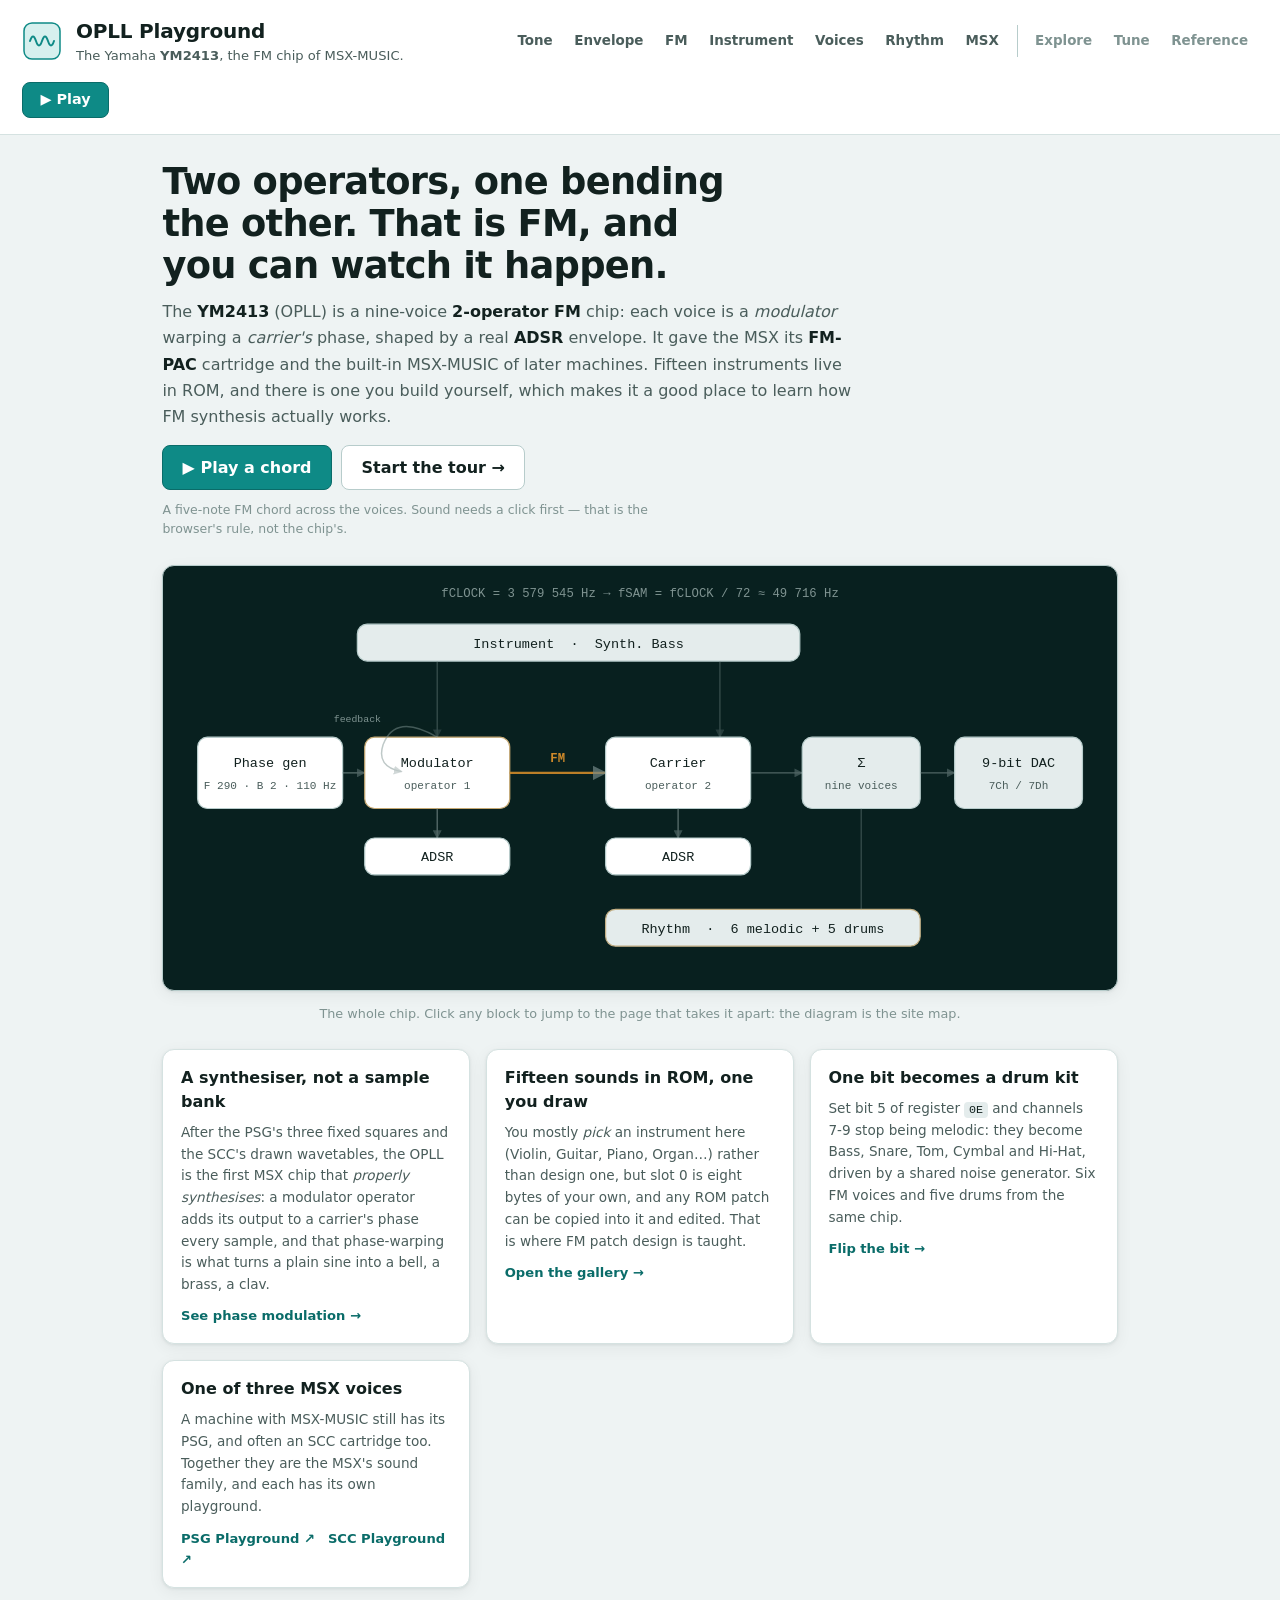
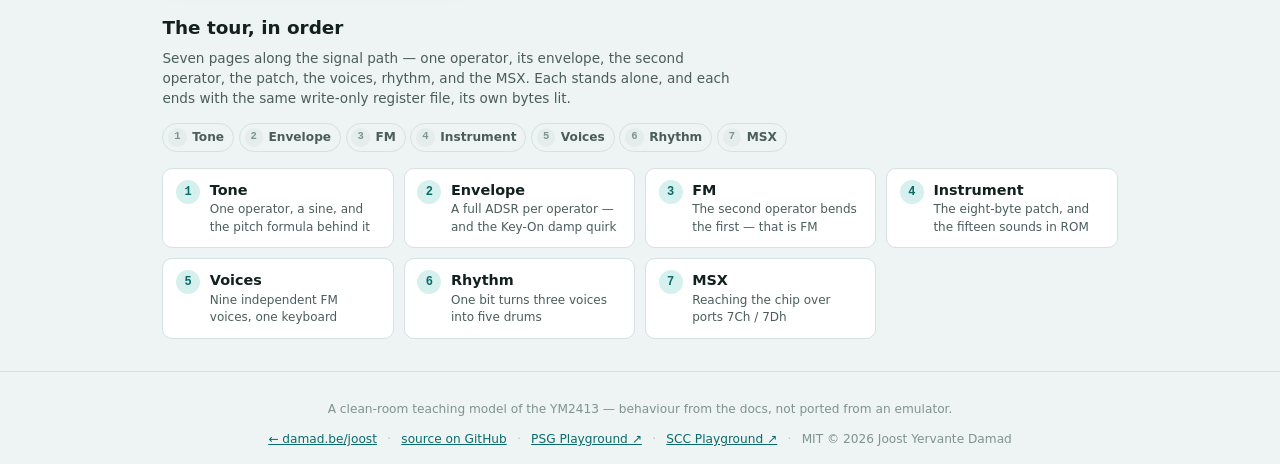
<file: index.html>
<!doctype html>
<html lang="en">
<head>
  <meta charset="utf-8">
  <meta name="viewport" content="width=device-width, initial-scale=1">
  <title>OPLL Playground — the Yamaha YM2413, taken apart</title>
  <meta name="description" content="An interactive tour of the Yamaha YM2413 (OPLL), the 2-operator FM sound chip behind MSX-MUSIC. Watch one operator modulate another, shape an ADSR, pick from 15 ROM instruments or build your own — entirely in your browser.">
  <link rel="icon" href="data:image/svg+xml,%3Csvg xmlns='http://www.w3.org/2000/svg' viewBox='0 0 32 32'%3E%3Crect width='32' height='32' rx='7' fill='%230e8a86'/%3E%3Cpath d='M4 16 q4 -10 8 0 t8 0 t8 0' fill='none' stroke='%23aef2ee' stroke-width='2.4' stroke-linecap='round'/%3E%3C/svg%3E">
  <link rel="stylesheet" href="css/styles.css">
  <script src="js/opll-core.js"></script>
</head>
<body>
  <header data-shell-header></header>

  <main id="main" class="landing">
    <section class="hero">
      <h2 class="hero-hook">Two operators, one bending the other. That is FM, and you can watch it happen.</h2>
      <p class="hero-sub">
        The <b>YM2413</b> (OPLL) is a nine-voice <b>2-operator FM</b> chip: each
        voice is a <em>modulator</em> warping a <em>carrier's</em> phase, shaped by
        a real <b>ADSR</b> envelope. It gave the MSX its <b>FM-PAC</b> cartridge and
        the built-in MSX-MUSIC of later machines. Fifteen instruments live in ROM,
        and there is one you build yourself, which makes it a good place to learn
        how FM synthesis actually works.
      </p>
      <div class="hero-actions">
        <button type="button" class="btn btn-play btn-hero" id="chord">▶ Play a chord</button>
        <a class="btn btn-hero-alt" href="tone.html">Start the tour →</a>
      </div>
      <p class="hero-note" id="chordNote">
        A five-note FM chord across the voices. Sound needs a click first — that is
        the browser's rule, not the chip's.
      </p>
    </section>

    <div id="path"></div>

    <p class="path-caption">
      The whole chip. Click any block to jump to the page that takes it apart: the
      diagram is the site map.
    </p>

    <section class="landing-body">
      <div class="card-grid">
        <article class="card">
          <h3>A synthesiser, not a sample bank</h3>
          <p>
            After the PSG's three fixed squares and the SCC's drawn wavetables,
            the OPLL is the first MSX chip that <em>properly synthesises</em>: a
            modulator operator adds its output to a carrier's phase every sample,
            and that phase-warping is what turns a plain sine into a bell, a
            brass, a clav.
          </p>
          <p><a href="fm.html" class="card-link">See phase modulation →</a></p>
        </article>

        <article class="card">
          <h3>Fifteen sounds in ROM, one you draw</h3>
          <p>
            You mostly <em>pick</em> an instrument here (Violin, Guitar, Piano,
            Organ…) rather than design one, but slot 0 is eight bytes of your own,
            and any ROM patch can be copied into it and edited. That is where FM
            patch design is taught.
          </p>
          <p><a href="instrument.html" class="card-link">Open the gallery →</a></p>
        </article>

        <article class="card">
          <h3>One bit becomes a drum kit</h3>
          <p>
            Set bit 5 of register <code>0E</code> and channels 7-9 stop being
            melodic: they become Bass, Snare, Tom, Cymbal and Hi-Hat, driven by a
            shared noise generator. Six FM voices and five drums from the same
            chip.
          </p>
          <p><a href="rhythm.html" class="card-link">Flip the bit →</a></p>
        </article>

        <article class="card">
          <h3>One of three MSX voices</h3>
          <p>
            A machine with MSX-MUSIC still has its PSG, and often an SCC cartridge
            too. Together they are the MSX's sound family, and each has its own
            playground.
          </p>
          <p><a href="https://damad.be/joost/msx-edu-psg/" class="card-link">PSG Playground ↗</a> &#160;
             <a href="https://damad.be/joost/msx-edu-scc/" class="card-link">SCC Playground ↗</a></p>
        </article>
      </div>
    </section>

    <section class="chain-index">
      <h3>The tour, in order</h3>
      <p class="chain-index-sub">
        Seven pages along the signal path — one operator, its envelope, the second
        operator, the patch, the voices, rhythm, and the MSX. Each stands alone,
        and each ends with the same write-only register file, its own bytes lit.
      </p>
      <div data-chain-dots></div>
      <ol class="chain-cards" id="chainCards"></ol>
    </section>
  </main>

  <footer data-shell-footer></footer>

  <script type="module" src="js/pages/landing.js"></script>
</body>
</html>
</file>
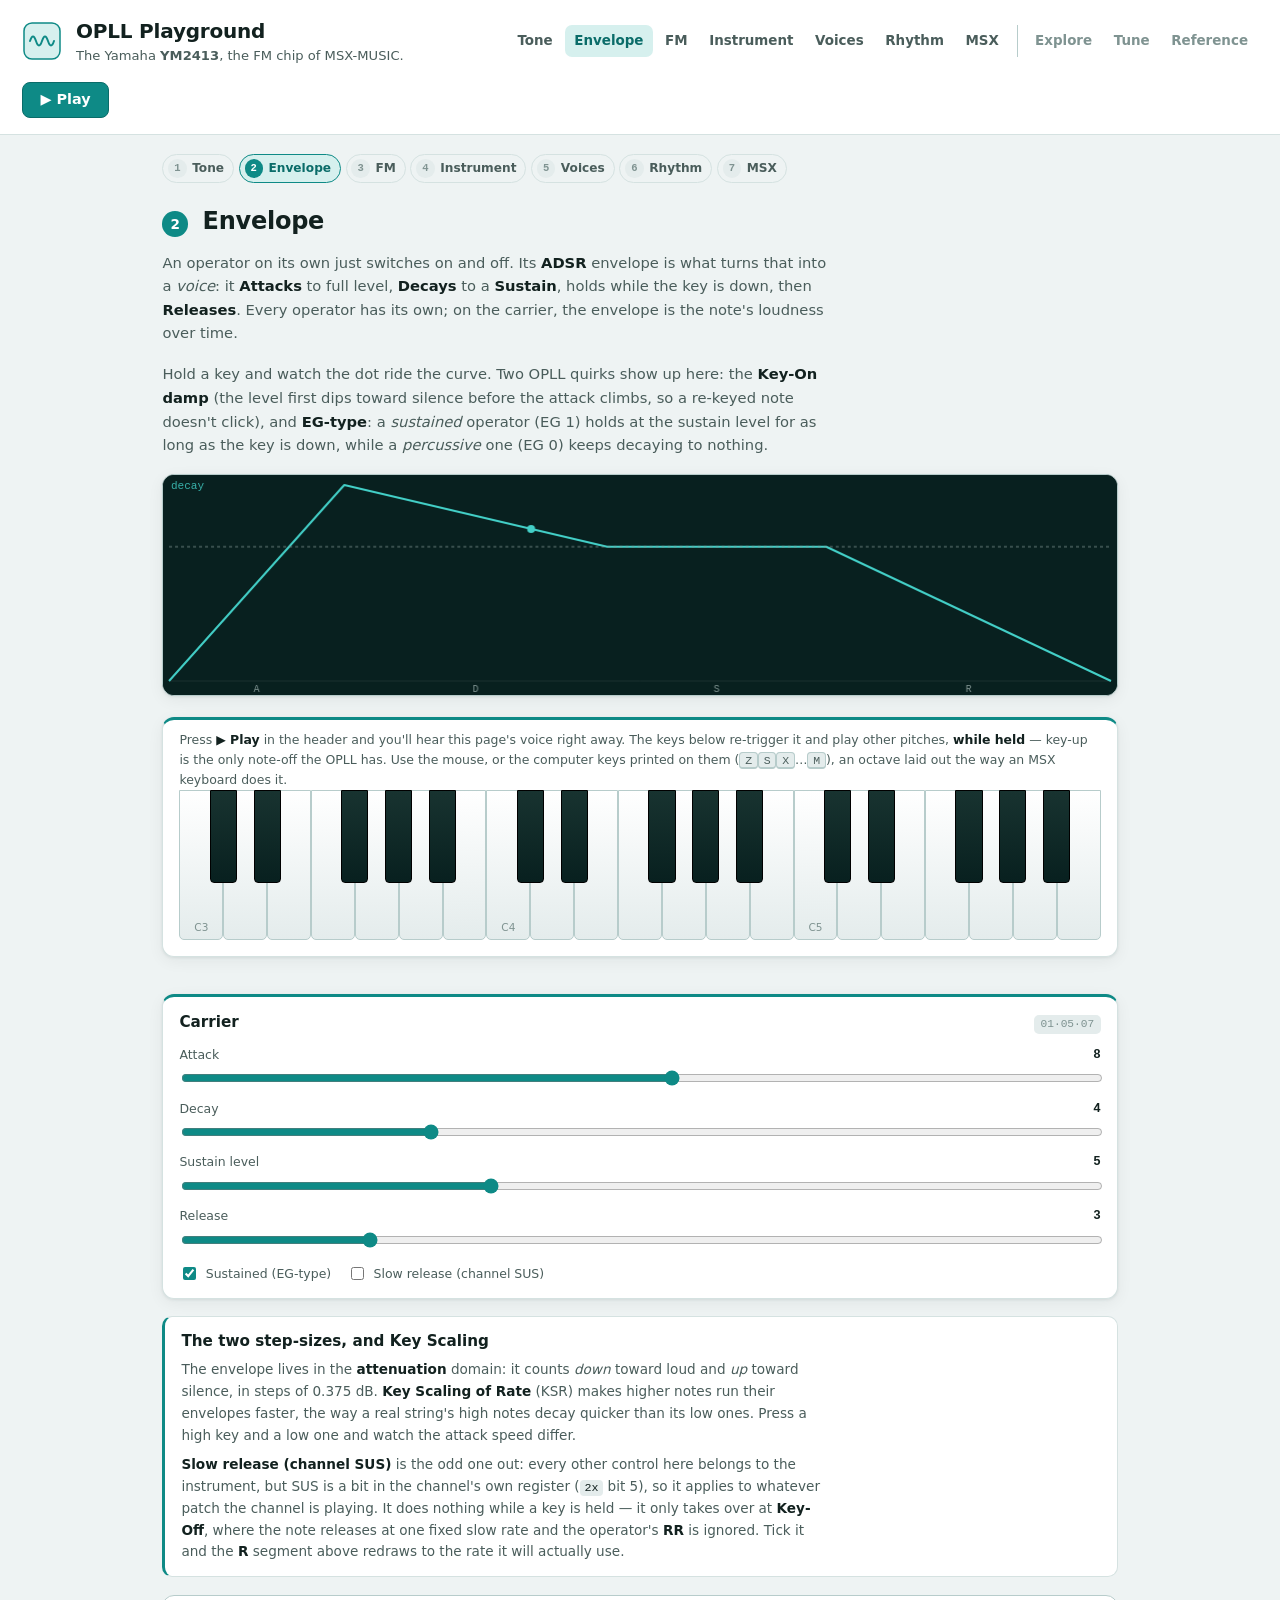
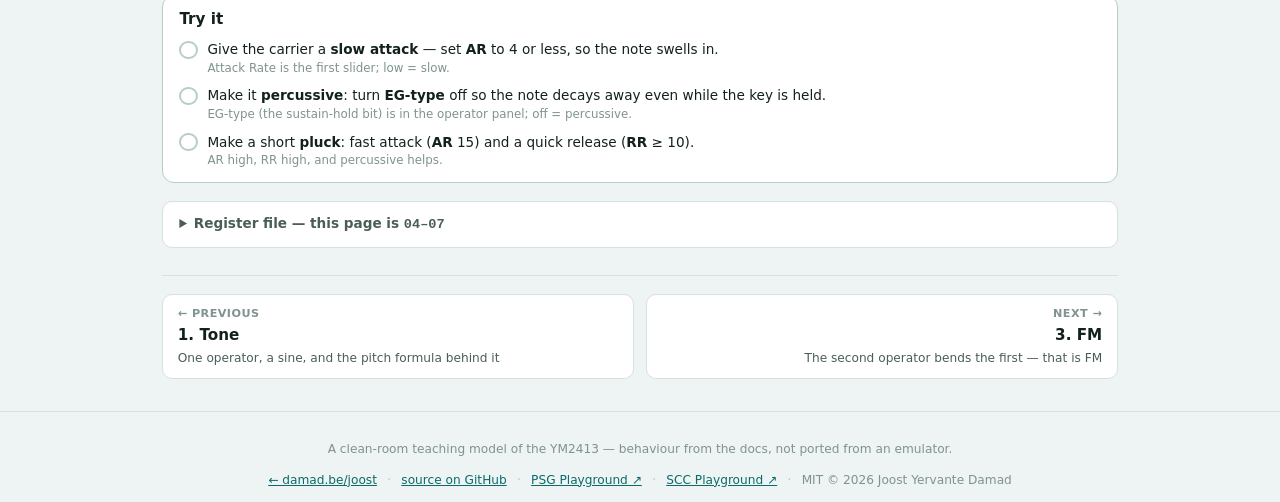
<file: envelope.html>
<!doctype html>
<html lang="en">
<head>
  <meta charset="utf-8">
  <meta name="viewport" content="width=device-width, initial-scale=1">
  <title>Envelope — a full ADSR per operator | OPLL Playground</title>
  <meta name="description" content="Each OPLL operator has its own Attack-Decay-Sustain-Release envelope, plus the Key-On damp quirk and key-scaled rates. Watch it move.">
  <link rel="icon" href="data:image/svg+xml,%3Csvg xmlns='http://www.w3.org/2000/svg' viewBox='0 0 32 32'%3E%3Crect width='32' height='32' rx='7' fill='%230e8a86'/%3E%3Cpath d='M4 16 q4 -10 8 0 t8 0 t8 0' fill='none' stroke='%23aef2ee' stroke-width='2.4' stroke-linecap='round'/%3E%3C/svg%3E">
  <link rel="stylesheet" href="css/styles.css">
  <script src="js/opll-core.js"></script>
</head>
<body>
  <header data-shell-header></header>

  <main id="main" class="focus-page">
    <nav data-chain-dots></nav>

    <h2 class="page-title"><span class="page-n">2</span> Envelope</h2>
    <p class="page-intro">
      An operator on its own just switches on and off. Its <b>ADSR</b> envelope is
      what turns that into a <em>voice</em>: it <b>Attacks</b> to full level,
      <b>Decays</b> to a <b>Sustain</b>, holds while the key is down, then
      <b>Releases</b>. Every operator has its own; on the carrier, the envelope is
      the note's loudness over time.
    </p>
    <p class="page-intro">
      Hold a key and watch the dot ride the curve. Two OPLL quirks show up here:
      the <b>Key-On damp</b> (the level first dips toward silence before the attack
      climbs, so a re-keyed note doesn't click), and <b>EG-type</b>: a
      <em>sustained</em> operator (EG&nbsp;1) holds at the sustain level for as long
      as the key is down, while a <em>percussive</em> one (EG&nbsp;0) keeps
      decaying to nothing.
    </p>

    <div class="scope-wrap viz-adsr"><canvas id="adsr" class="scope adsr-canvas" aria-label="ADSR envelope"></canvas></div>

    <!-- The keyboard drives this page, so it sits under the curve it moves
         rather than at the foot of the shared tool strip. -->
    <div data-shell-keyboard></div>

    <div class="panels">
      <div id="operator"></div>
    </div>

    <div class="note-box">
      <h3>The two step-sizes, and Key Scaling</h3>
      <p>
        The envelope lives in the <b>attenuation</b> domain: it counts <em>down</em>
        toward loud and <em>up</em> toward silence, in steps of 0.375&nbsp;dB.
        <b>Key Scaling of Rate</b> (KSR) makes higher notes run their envelopes
        faster, the way a real string's high notes decay quicker than its low ones.
        Press a high key and a low one and watch the attack speed differ.
      </p>
      <p>
        <b>Slow release (channel SUS)</b> is the odd one out: every other control
        here belongs to the instrument, but SUS is a bit in the channel's own
        register (<code>2x</code> bit&nbsp;5), so it applies to whatever patch the
        channel is playing. It does nothing while a key is held — it only takes
        over at <b>Key-Off</b>, where the note releases at one fixed slow rate and
        the operator's <b>RR</b> is ignored. Tick it and the <b>R</b> segment above
        redraws to the rate it will actually use.
      </p>
    </div>

    <div id="challenges"></div>
    <div data-shell-tools></div>
    <nav data-chain-nav></nav>
  </main>

  <footer data-shell-footer></footer>

  <script type="module" src="js/pages/envelope.js"></script>
</body>
</html>
</file>
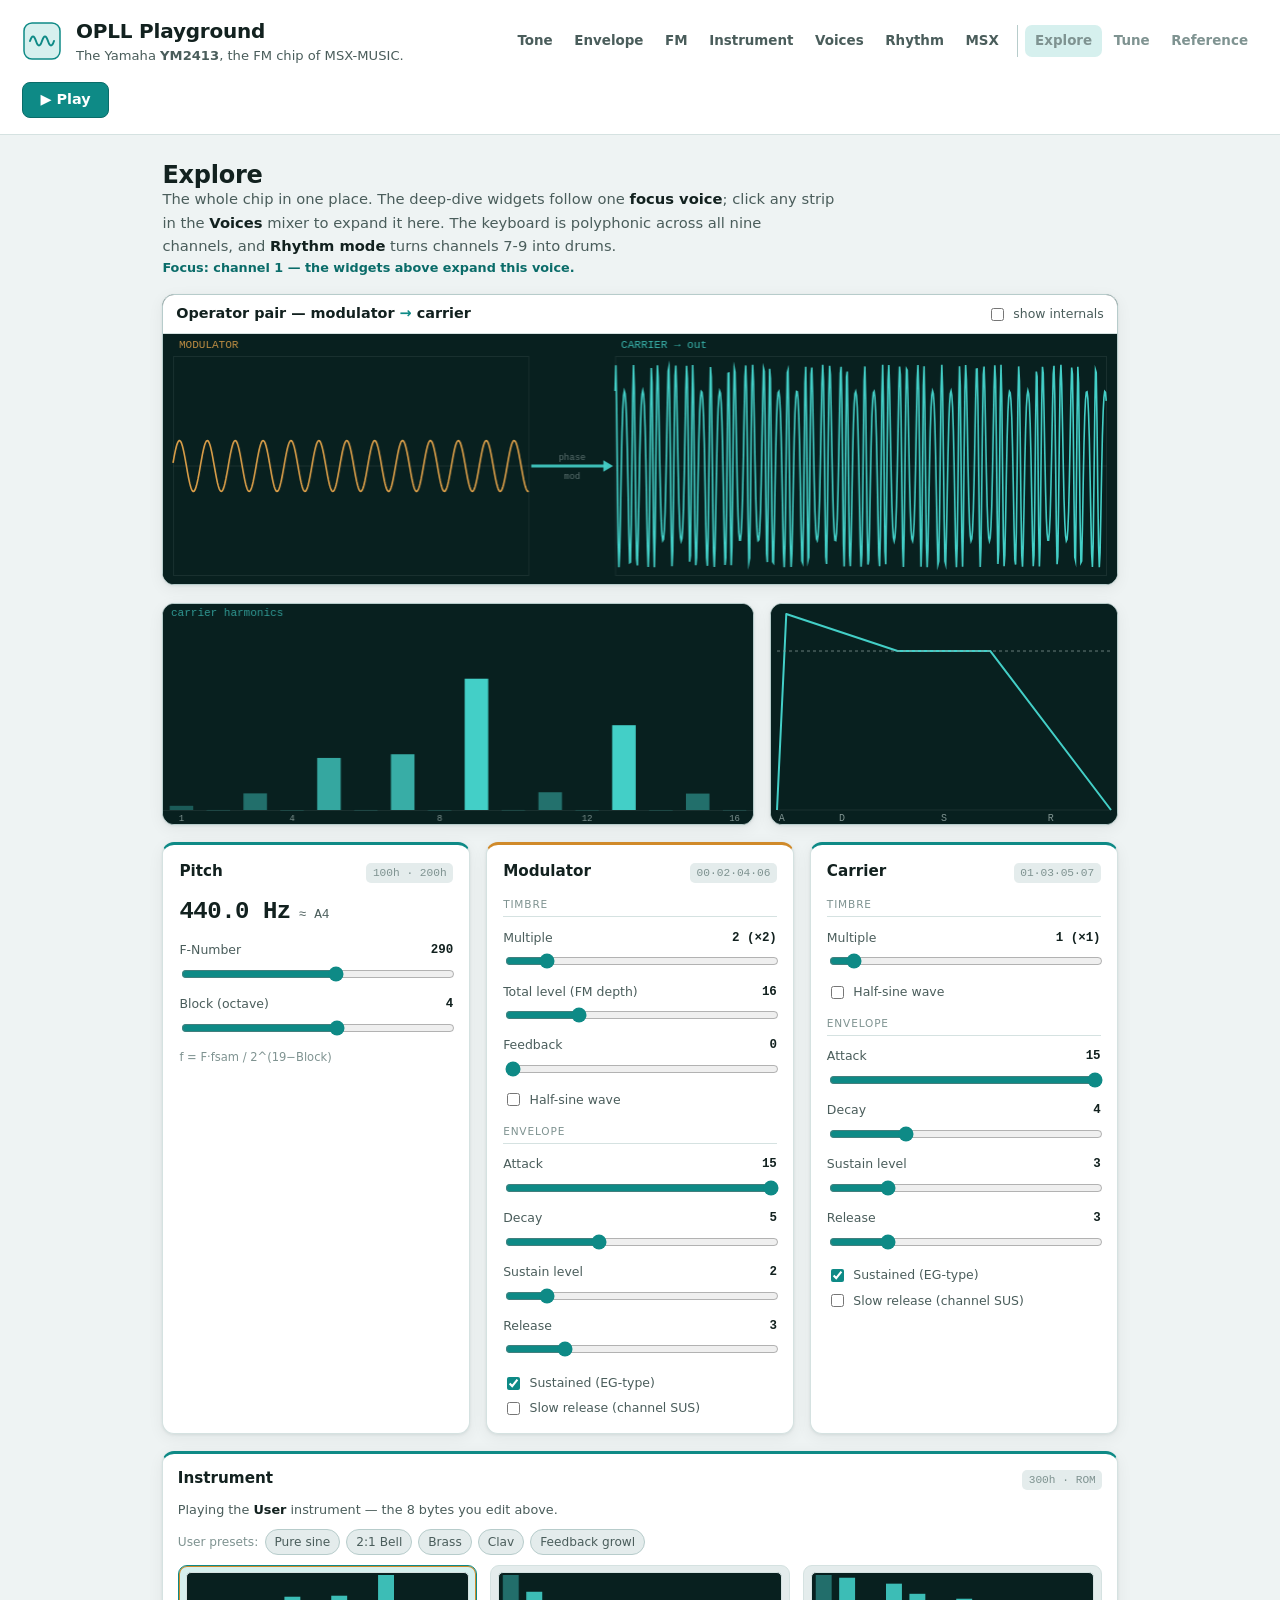
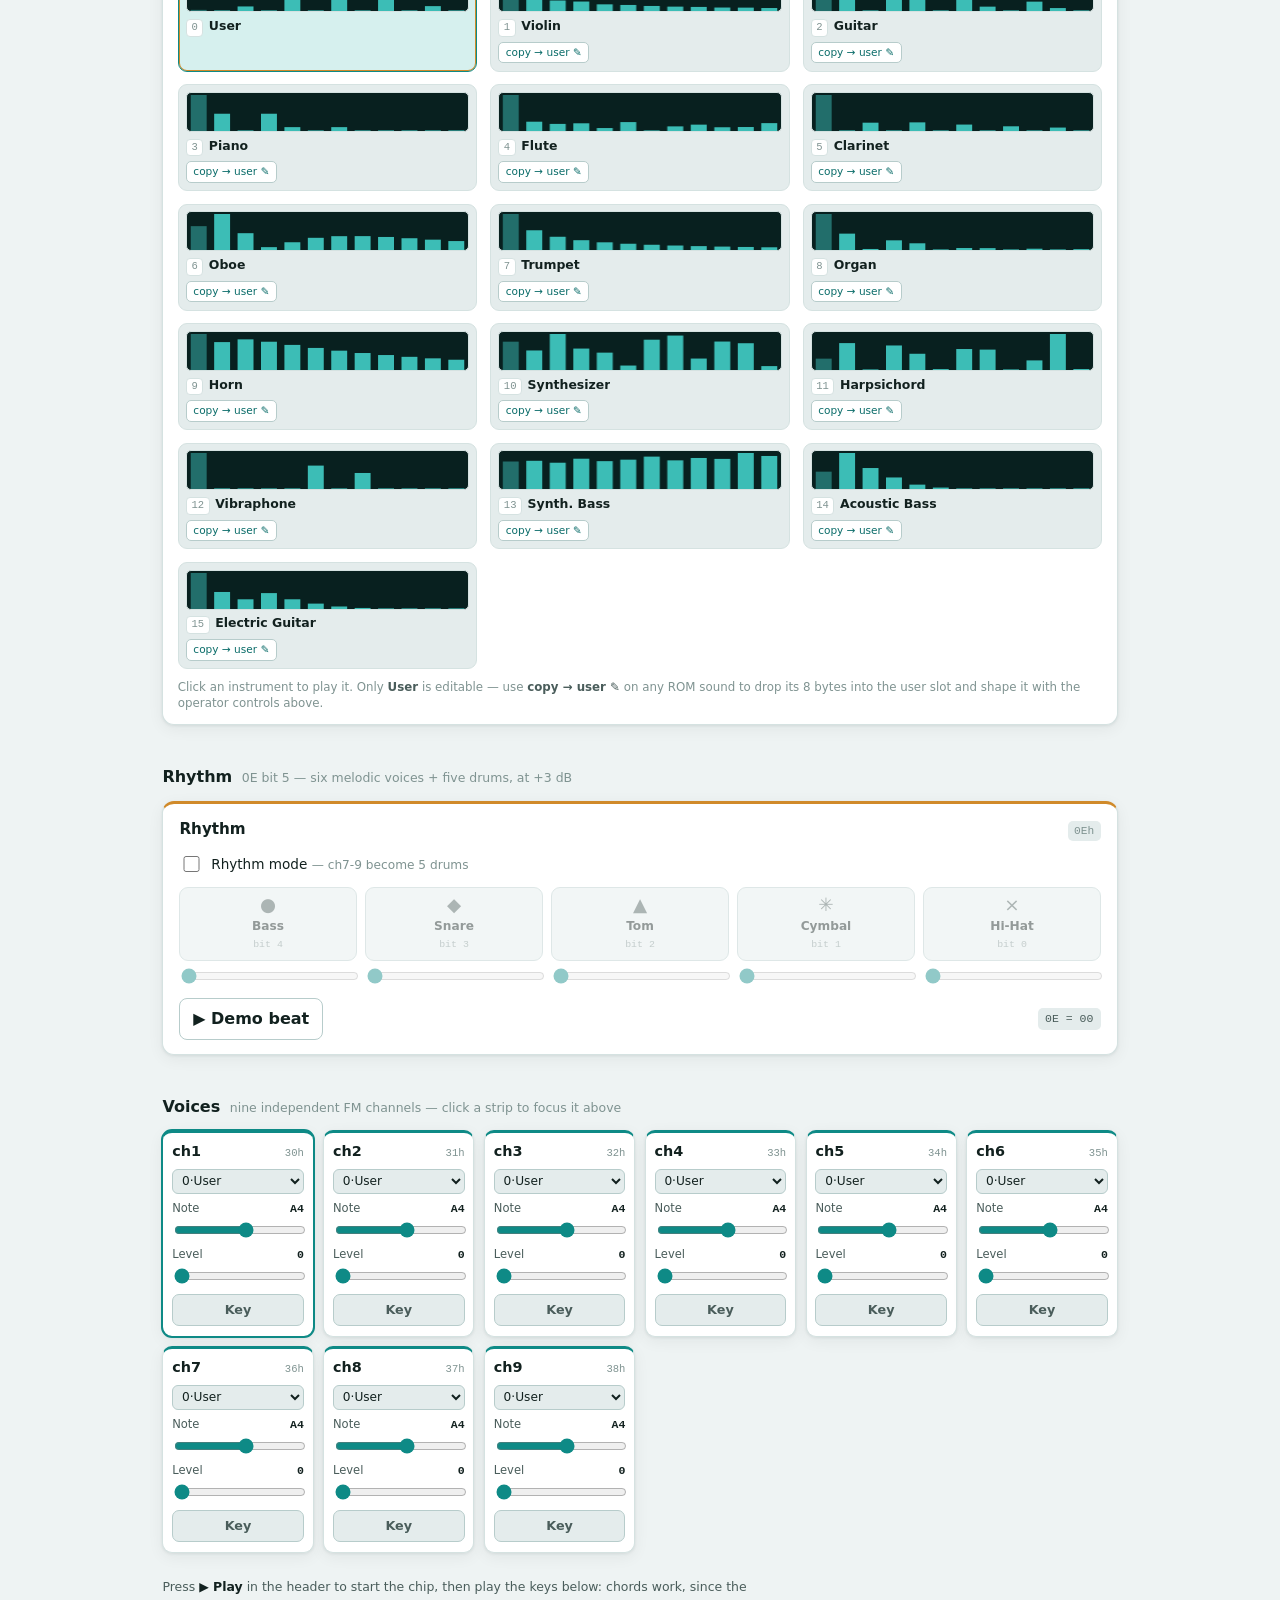
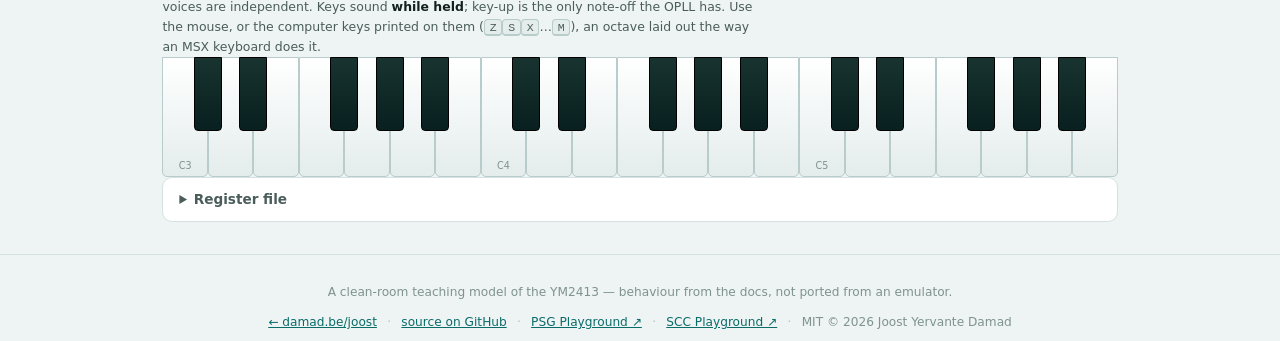
<file: explore.html>
<!doctype html>
<html lang="en">
<head>
  <meta charset="utf-8">
  <meta name="viewport" content="width=device-width, initial-scale=1">
  <title>Explore — the whole OPLL | OPLL Playground</title>
  <meta name="description" content="The full YM2413 sandbox: nine FM voices, the operator pair, harmonics, ADSR, the instrument gallery, rhythm mode, and the live register file.">
  <link rel="icon" href="data:image/svg+xml,%3Csvg xmlns='http://www.w3.org/2000/svg' viewBox='0 0 32 32'%3E%3Crect width='32' height='32' rx='7' fill='%230e8a86'/%3E%3Cpath d='M4 16 q4 -10 8 0 t8 0 t8 0' fill='none' stroke='%23aef2ee' stroke-width='2.4' stroke-linecap='round'/%3E%3C/svg%3E">
  <link rel="stylesheet" href="css/styles.css">
  <script src="js/opll-core.js"></script>
</head>
<body>
  <header data-shell-header></header>

  <main id="main">
    <h2 class="page-title">Explore</h2>
    <p class="page-intro">
      The whole chip in one place. The deep-dive widgets follow one <b>focus
      voice</b>; click any strip in the <b>Voices</b> mixer to expand it here.
      The keyboard is polyphonic across all nine channels, and <b>Rhythm mode</b>
      turns channels 7-9 into drums.
    </p>

    <div class="stage">
      <p class="focus-line" id="focusLine"></p>

      <div id="pair" class="scope-wrap"></div>

      <div class="viz-row">
        <div class="scope-wrap">
          <canvas id="harmonics" class="scope"></canvas>
        </div>
        <div class="scope-wrap viz-adsr">
          <canvas id="adsr" class="scope adsr-canvas"></canvas>
        </div>
      </div>

      <div class="panels" id="focusPanels">
        <div id="pitch"></div>
        <div id="operator-mod"></div>
        <div id="operator-car"></div>
      </div>

      <div id="patch"></div>

      <section class="rhythm-section">
        <h2 class="section-title">
          Rhythm
          <span class="section-sub">0E bit 5 — six melodic voices + five drums, at +3 dB</span>
        </h2>
        <div id="rhythm"></div>
      </section>

      <section class="voices-section">
        <h2 class="section-title">
          Voices
          <span class="section-sub">nine independent FM channels — click a strip to focus it above</span>
        </h2>
        <div id="voices" class="voices-grid"></div>
      </section>

      <div data-shell-tools></div>
    </div>
  </main>

  <footer data-shell-footer></footer>

  <script type="module" src="js/pages/explore.js"></script>
</body>
</html>
</file>
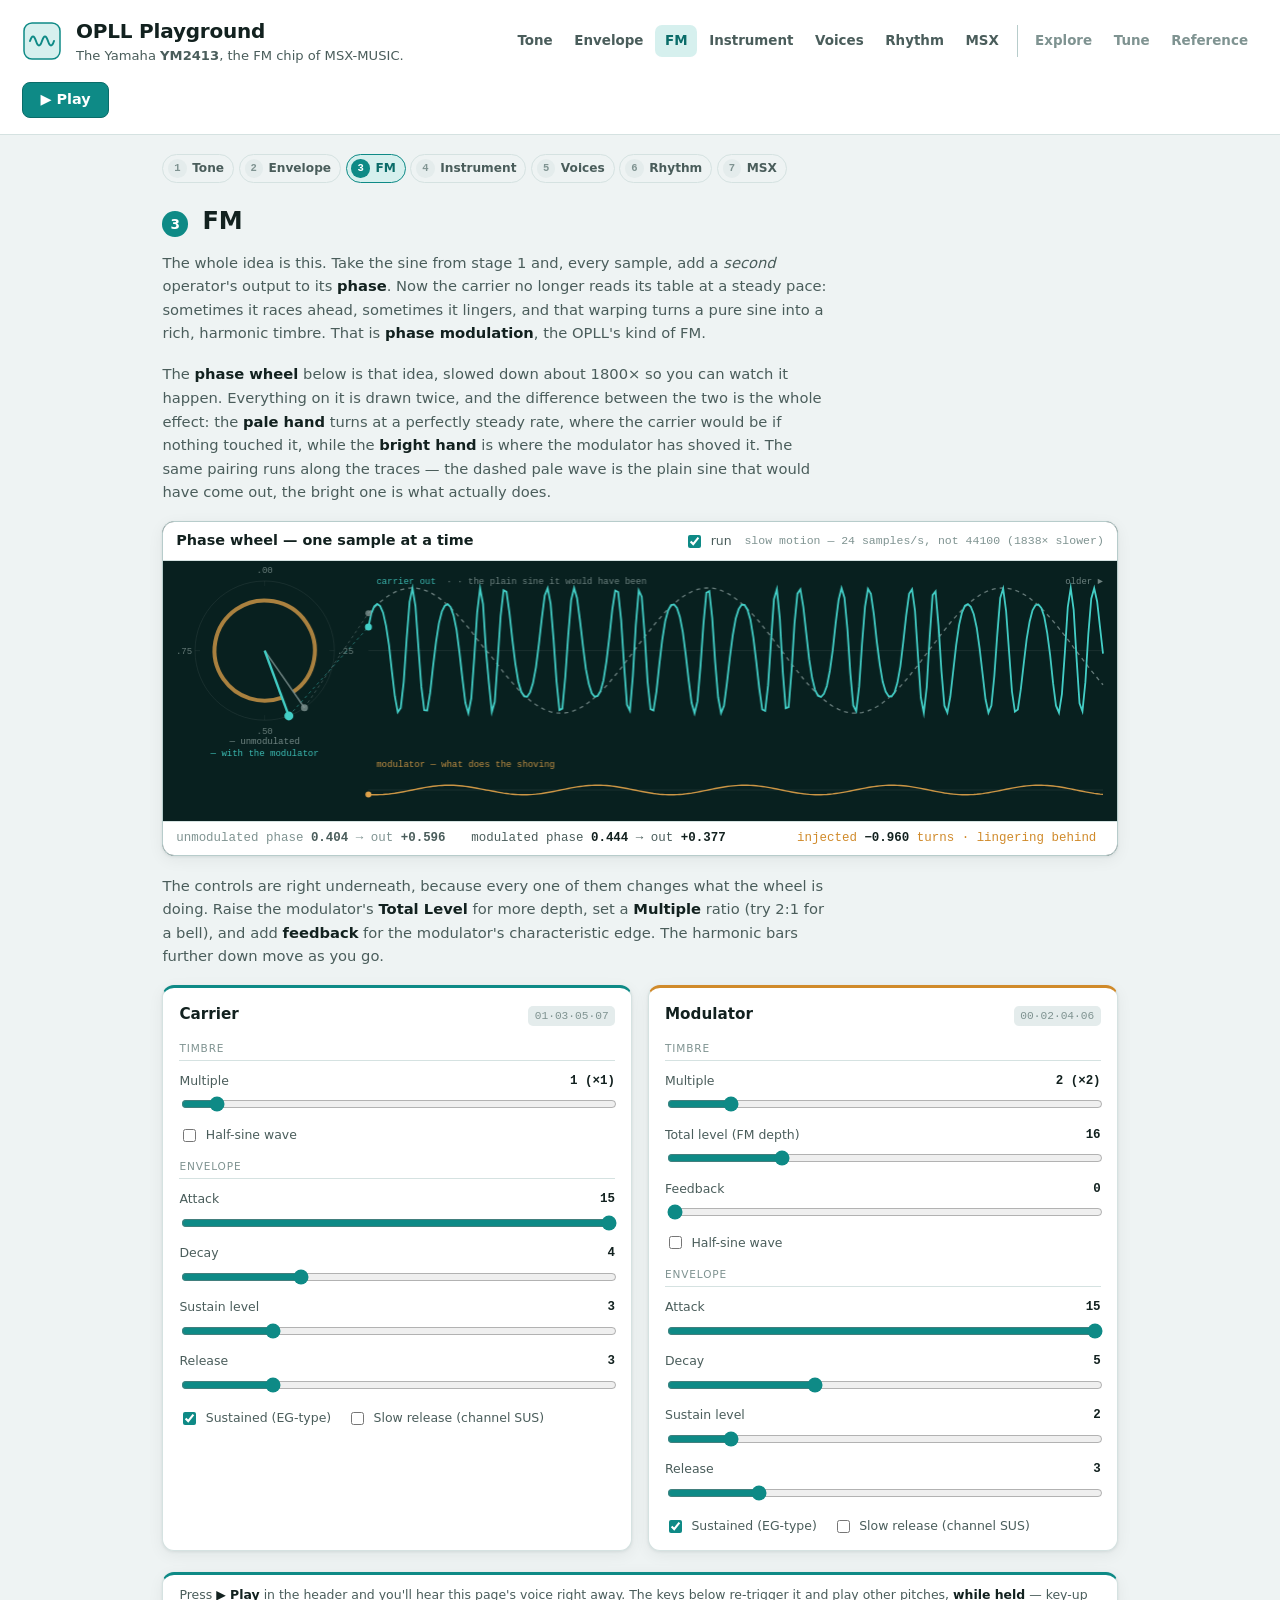
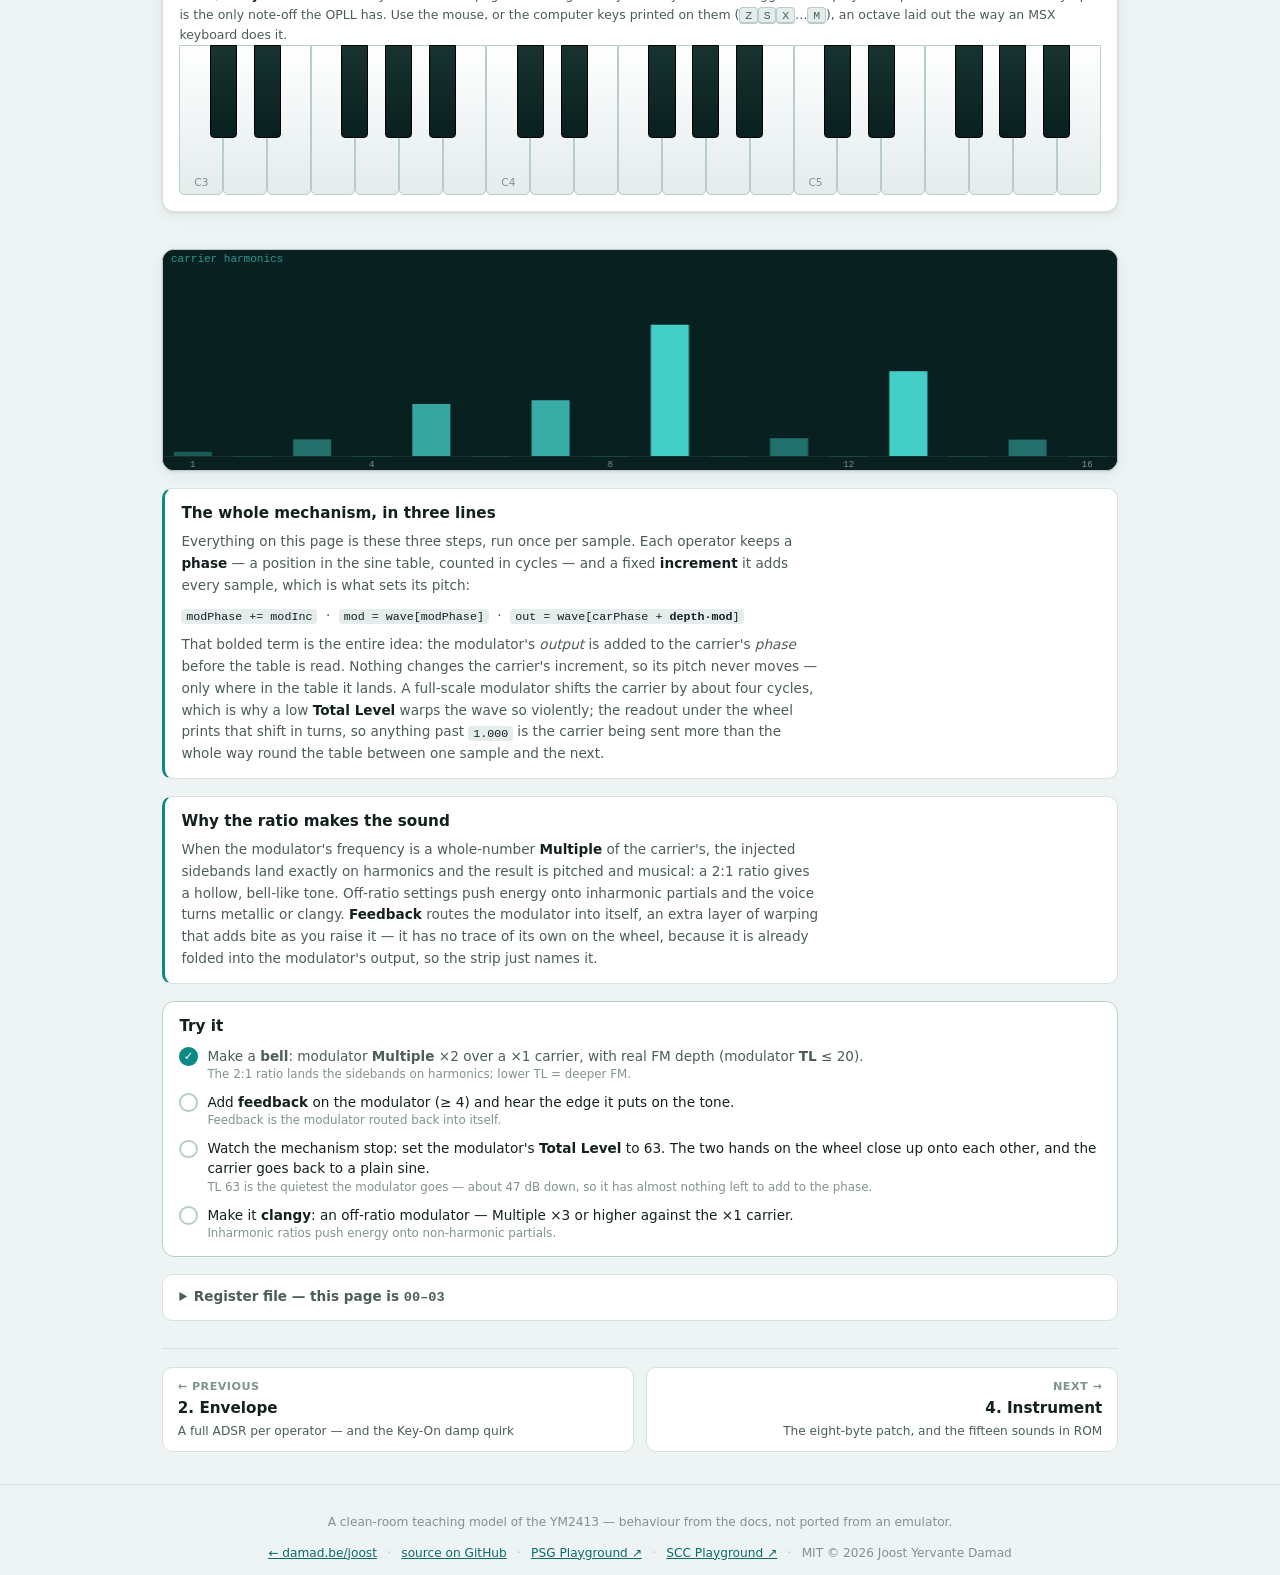
<file: fm.html>
<!doctype html>
<html lang="en">
<head>
  <meta charset="utf-8">
  <meta name="viewport" content="width=device-width, initial-scale=1">
  <title>FM — the second operator bends the first | OPLL Playground</title>
  <meta name="description" content="Phase modulation, made visible: the modulator operator adds its output to the carrier's phase every sample. Multiple ratio, depth, feedback, half-sine.">
  <link rel="icon" href="data:image/svg+xml,%3Csvg xmlns='http://www.w3.org/2000/svg' viewBox='0 0 32 32'%3E%3Crect width='32' height='32' rx='7' fill='%230e8a86'/%3E%3Cpath d='M4 16 q4 -10 8 0 t8 0 t8 0' fill='none' stroke='%23aef2ee' stroke-width='2.4' stroke-linecap='round'/%3E%3C/svg%3E">
  <link rel="stylesheet" href="css/styles.css">
  <script src="js/opll-core.js"></script>
</head>
<body>
  <header data-shell-header></header>

  <main id="main" class="focus-page">
    <nav data-chain-dots></nav>

    <h2 class="page-title"><span class="page-n">3</span> FM</h2>
    <p class="page-intro">
      The whole idea is this. Take the sine from stage 1 and, every sample, add a
      <em>second</em> operator's output to its <b>phase</b>. Now the carrier no
      longer reads its table at a steady pace: sometimes it races ahead, sometimes
      it lingers, and that warping turns a pure sine into a rich, harmonic timbre.
      That is <b>phase modulation</b>, the OPLL's kind of FM.
    </p>
    <p class="page-intro">
      The <b>phase wheel</b> below is that idea, slowed down about 1800× so you
      can watch it happen. Everything on it is drawn twice, and the difference
      between the two is the whole effect: the <b>pale hand</b> turns at a
      perfectly steady rate, where the carrier would be if nothing touched it,
      while the <b>bright hand</b> is where the modulator has shoved it. The same
      pairing runs along the traces — the dashed pale wave is the plain sine that
      would have come out, the bright one is what actually does.
    </p>

    <div id="wheel" class="scope-wrap"></div>

    <p class="page-intro">
      The controls are right underneath, because every one of them changes what
      the wheel is doing. Raise the modulator's <b>Total Level</b> for more depth,
      set a <b>Multiple</b> ratio (try 2:1 for a bell), and add <b>feedback</b>
      for the modulator's characteristic edge. The harmonic bars further down move
      as you go.
    </p>

    <!-- Carrier first, to sit under the wheel it drives; the modulator's panel
         lines up with the modulator strip further right. The other two-operator
         pages keep the signal order (modulator → carrier), because there the
         operator-pair diagram above them is laid out that way. -->
    <div class="panels">
      <div id="operator-car"></div>
      <div id="operator-mod"></div>
    </div>

    <!-- The keyboard drives the wheel, so it stays within reach of it. -->
    <div data-shell-keyboard></div>

    <div class="scope-wrap"><canvas id="harmonics" class="scope" aria-label="Carrier harmonics"></canvas></div>

    <div class="note-box">
      <h3>The whole mechanism, in three lines</h3>
      <p>
        Everything on this page is these three steps, run once per sample. Each
        operator keeps a <b>phase</b> — a position in the sine table, counted in
        cycles — and a fixed <b>increment</b> it adds every sample, which is what
        sets its pitch:
      </p>
      <p>
        <code>modPhase += modInc</code> &nbsp;·&nbsp;
        <code>mod = wave[modPhase]</code> &nbsp;·&nbsp;
        <code>out = wave[carPhase + <b>depth·mod</b>]</code>
      </p>
      <p>
        That bolded term is the entire idea: the modulator's <em>output</em> is
        added to the carrier's <em>phase</em> before the table is read. Nothing
        changes the carrier's increment, so its pitch never moves — only where in
        the table it lands. A full-scale modulator shifts the carrier by about
        four cycles, which is why a low <b>Total Level</b> warps the wave so
        violently; the readout under the wheel prints that shift in turns, so
        anything past <code>1.000</code> is the carrier being sent more than the
        whole way round the table between one sample and the next.
      </p>
    </div>

    <div class="note-box">
      <h3>Why the ratio makes the sound</h3>
      <p>
        When the modulator's frequency is a whole-number <b>Multiple</b> of the
        carrier's, the injected sidebands land exactly on harmonics and the result
        is pitched and musical: a 2:1 ratio gives a hollow, bell-like tone.
        Off-ratio settings push energy onto inharmonic partials and the voice turns
        metallic or clangy. <b>Feedback</b> routes the modulator into itself, an
        extra layer of warping that adds bite as you raise it — it has no trace of
        its own on the wheel, because it is already folded into the modulator's
        output, so the strip just names it.
      </p>
    </div>

    <div id="challenges"></div>
    <div data-shell-tools></div>
    <nav data-chain-nav></nav>
  </main>

  <footer data-shell-footer></footer>

  <script type="module" src="js/pages/fm.js"></script>
</body>
</html>
</file>
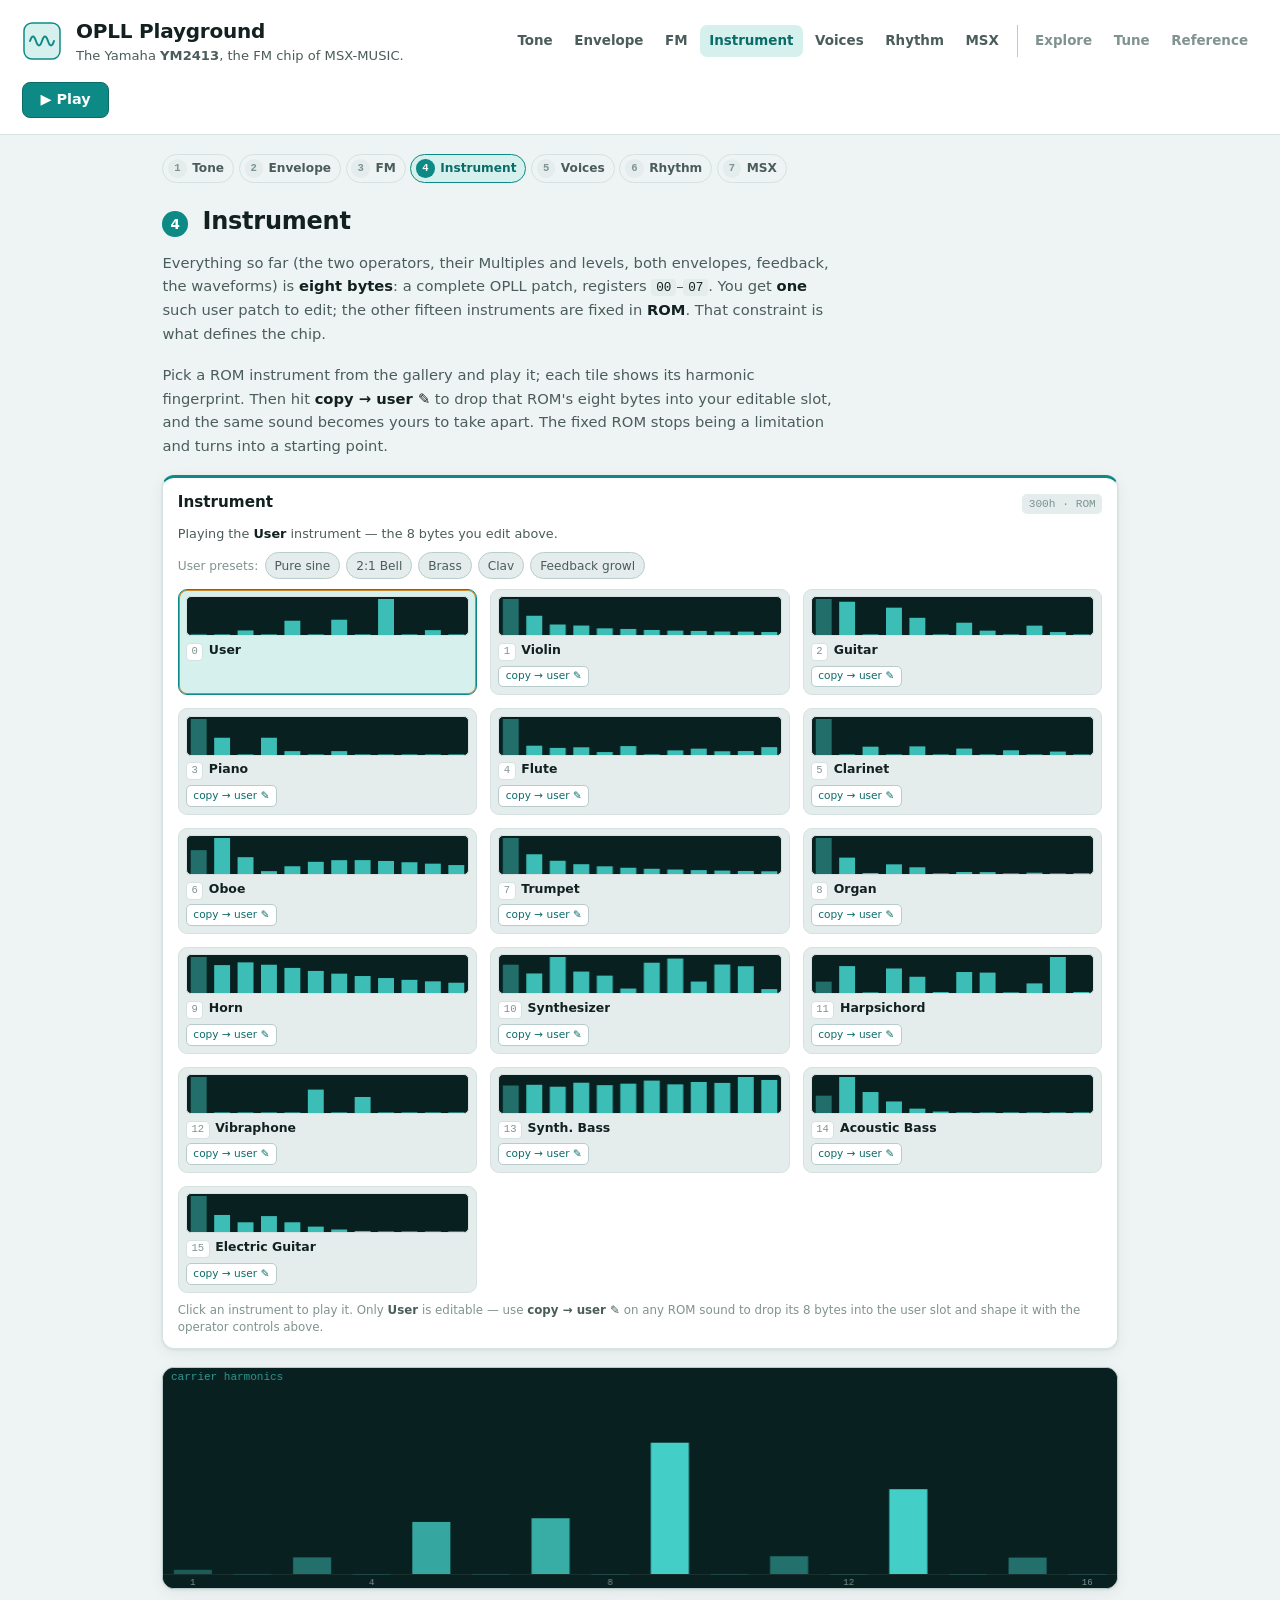
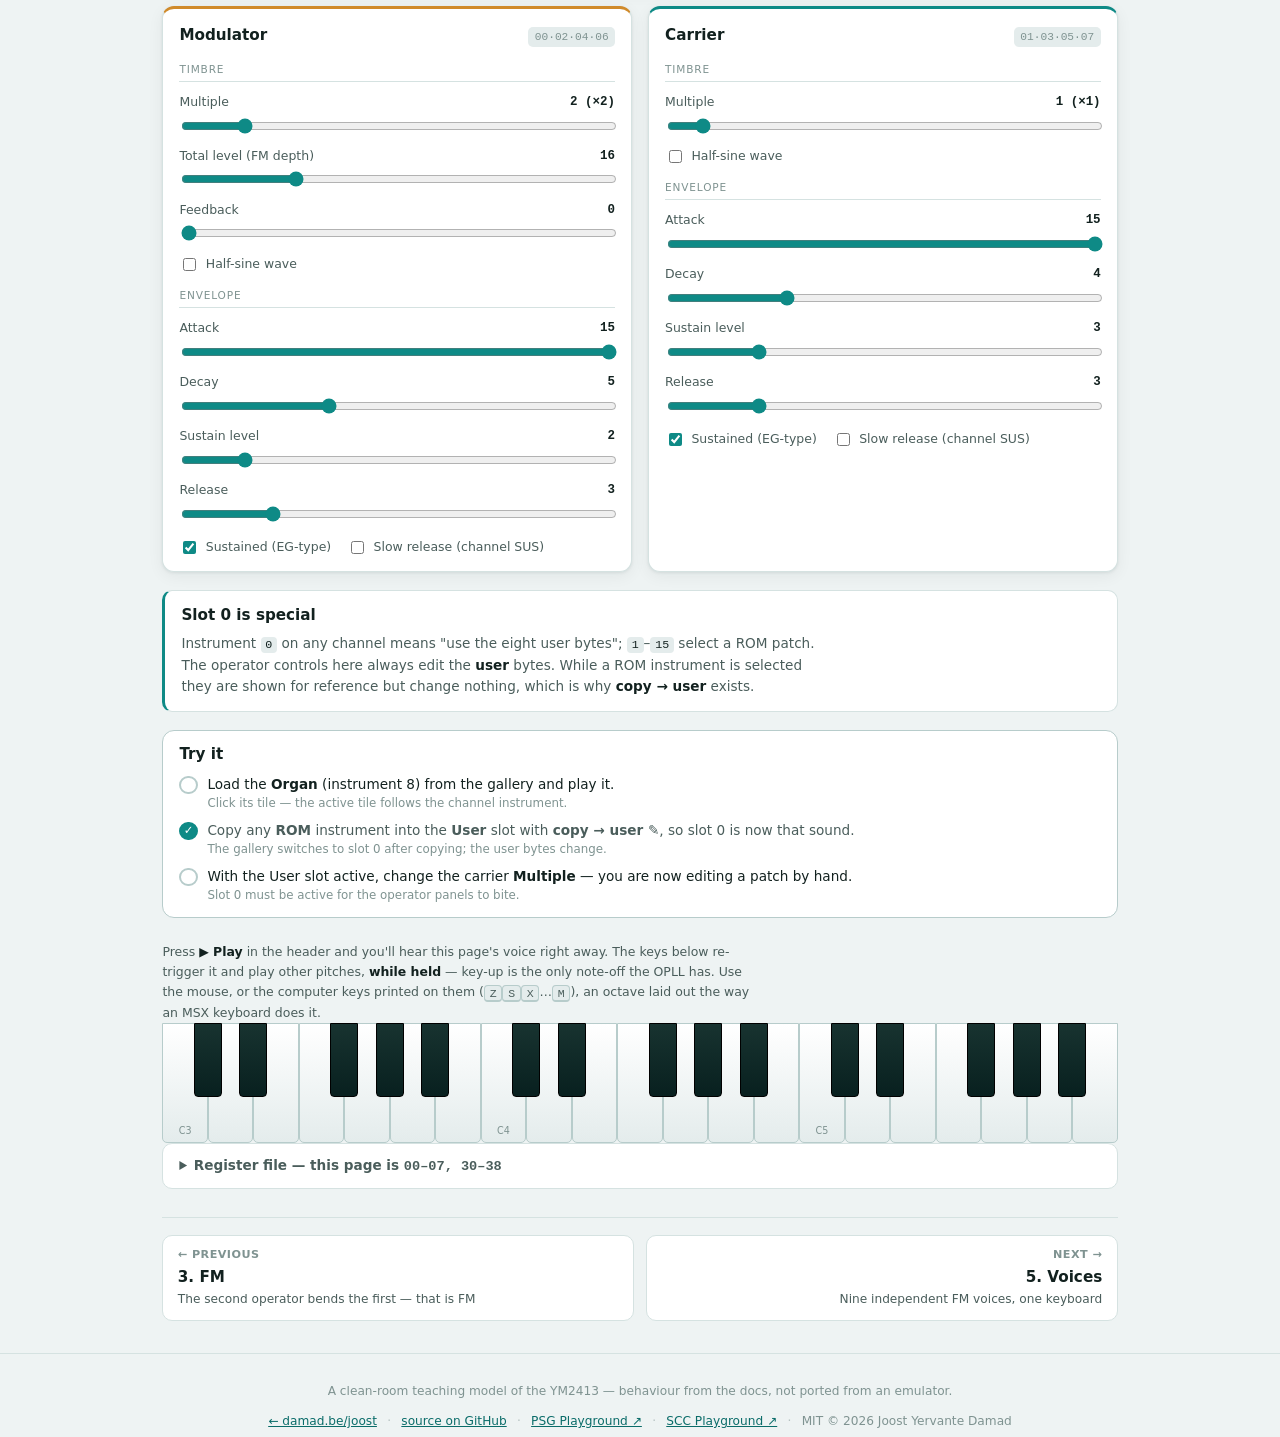
<file: instrument.html>
<!doctype html>
<html lang="en">
<head>
  <meta charset="utf-8">
  <meta name="viewport" content="width=device-width, initial-scale=1">
  <title>Instrument — the patch, and the fifteen in ROM | OPLL Playground</title>
  <meta name="description" content="The OPLL's 8-byte user patch as one instrument, and the 15 sounds baked into ROM. Pick one, hear it, copy it into the user slot and edit it.">
  <link rel="icon" href="data:image/svg+xml,%3Csvg xmlns='http://www.w3.org/2000/svg' viewBox='0 0 32 32'%3E%3Crect width='32' height='32' rx='7' fill='%230e8a86'/%3E%3Cpath d='M4 16 q4 -10 8 0 t8 0 t8 0' fill='none' stroke='%23aef2ee' stroke-width='2.4' stroke-linecap='round'/%3E%3C/svg%3E">
  <link rel="stylesheet" href="css/styles.css">
  <script src="js/opll-core.js"></script>
</head>
<body>
  <header data-shell-header></header>

  <main id="main" class="focus-page">
    <nav data-chain-dots></nav>

    <h2 class="page-title"><span class="page-n">4</span> Instrument</h2>
    <p class="page-intro">
      Everything so far (the two operators, their Multiples and levels, both
      envelopes, feedback, the waveforms) is <b>eight bytes</b>: a complete OPLL
      patch, registers <code>00</code>–<code>07</code>. You get <b>one</b> such
      user patch to edit; the other fifteen instruments are fixed in <b>ROM</b>.
      That constraint is what defines the chip.
    </p>
    <p class="page-intro">
      Pick a ROM instrument from the gallery and play it; each tile shows its
      harmonic fingerprint. Then hit <b>copy → user ✎</b> to drop that ROM's eight
      bytes into your editable slot, and the same sound becomes yours to take
      apart. The fixed ROM stops being a limitation and turns into a starting point.
    </p>

    <div id="patch"></div>

    <div class="scope-wrap"><canvas id="harmonics" class="scope" aria-label="Carrier harmonics"></canvas></div>

    <div class="panels">
      <div id="operator-mod"></div>
      <div id="operator-car"></div>
    </div>

    <div class="note-box">
      <h3>Slot 0 is special</h3>
      <p>
        Instrument <code>0</code> on any channel means "use the eight user bytes";
        <code>1</code>–<code>15</code> select a ROM patch. The operator controls
        here always edit the <b>user</b> bytes. While a ROM instrument is selected
        they are shown for reference but change nothing, which is why
        <b>copy → user</b> exists.
      </p>
    </div>

    <div id="challenges"></div>
    <div data-shell-tools></div>
    <nav data-chain-nav></nav>
  </main>

  <footer data-shell-footer></footer>

  <script type="module" src="js/pages/instrument.js"></script>
</body>
</html>
</file>
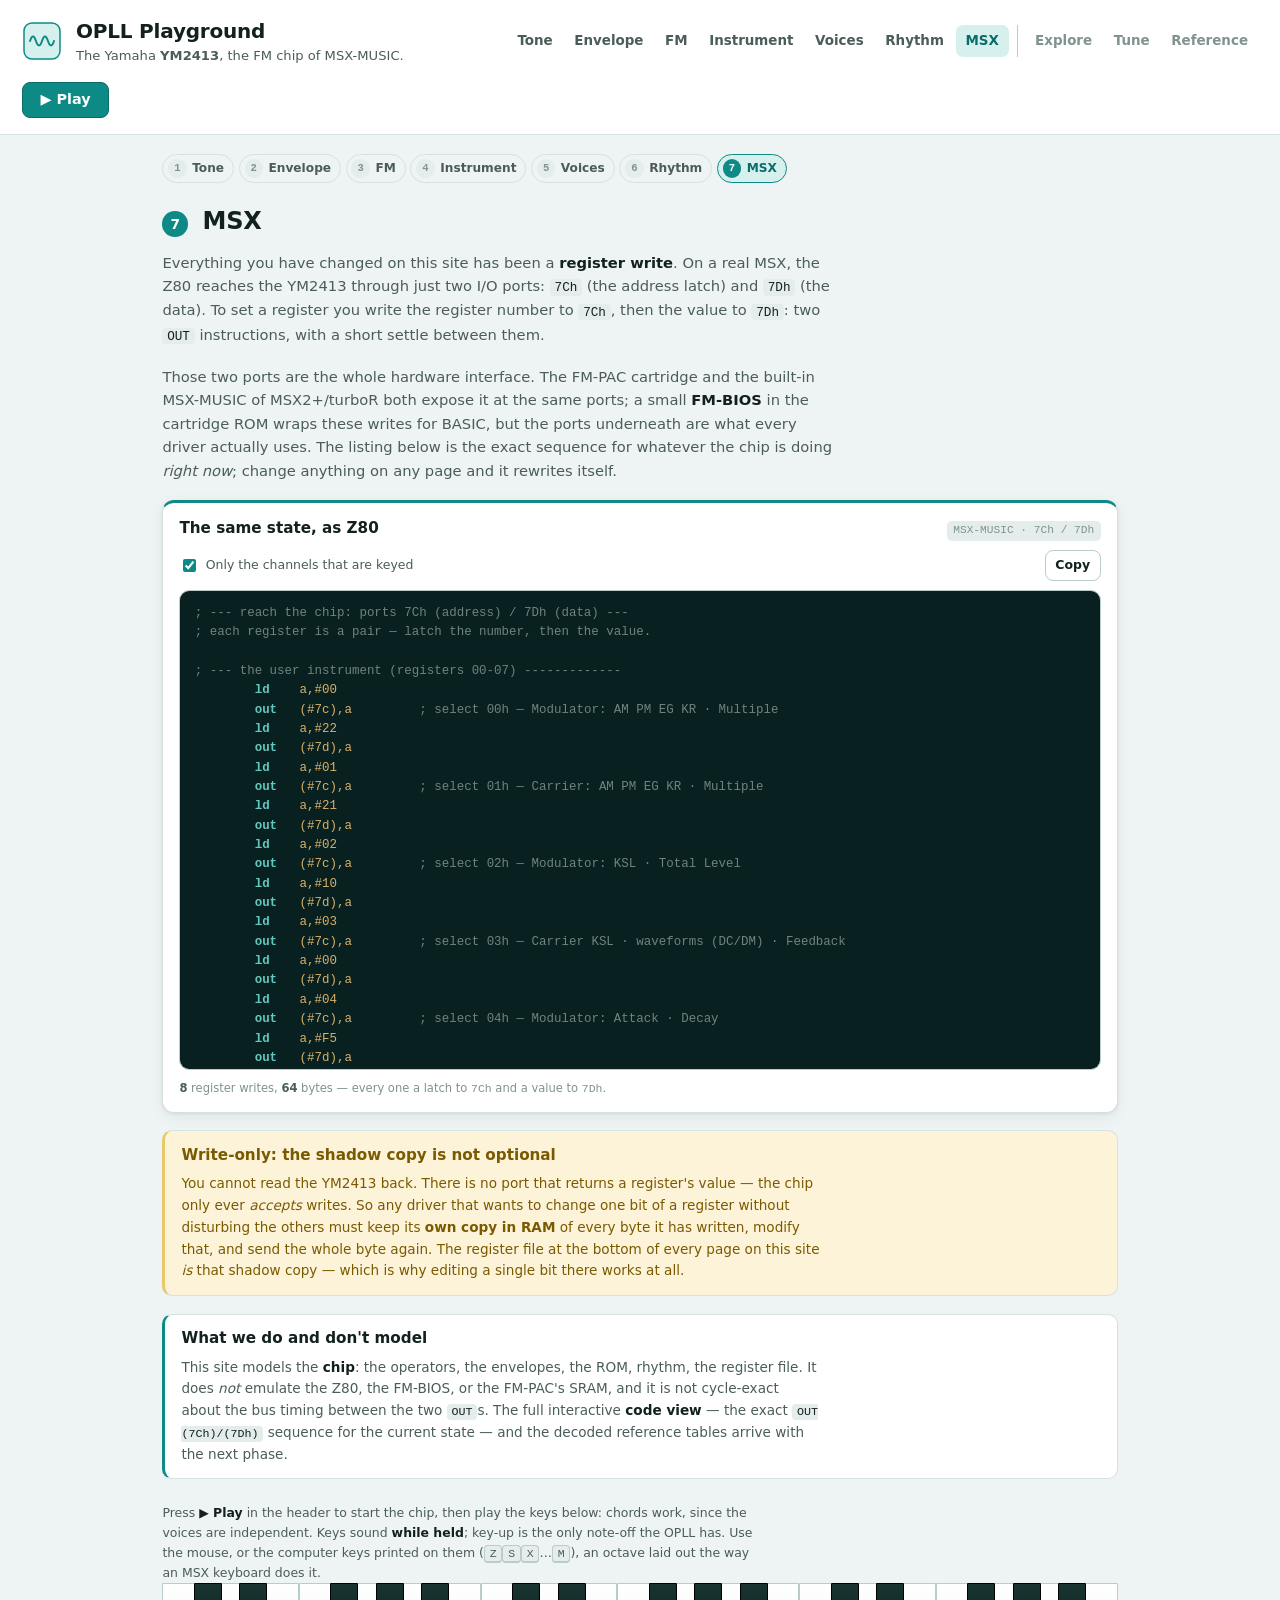
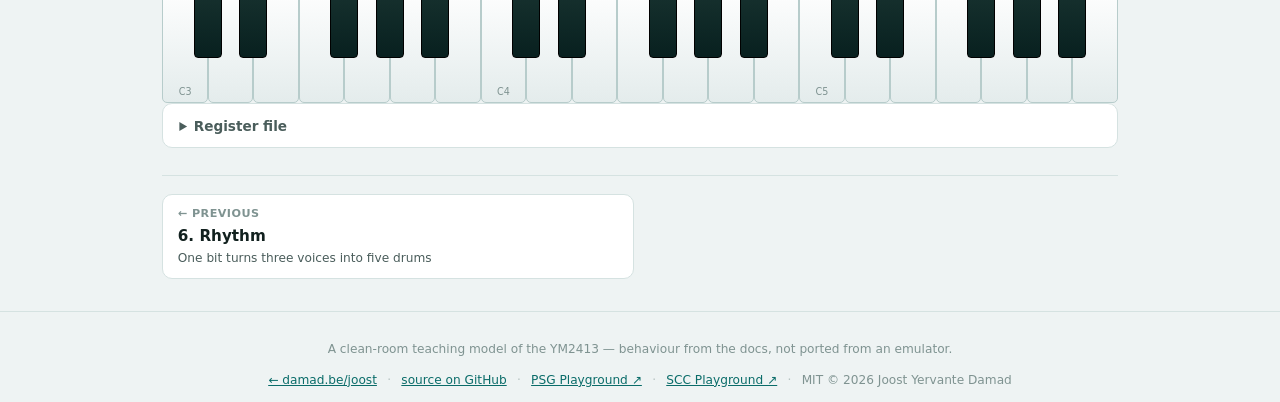
<file: msx.html>
<!doctype html>
<html lang="en">
<head>
  <meta charset="utf-8">
  <meta name="viewport" content="width=device-width, initial-scale=1">
  <title>MSX — reaching the chip over 7Ch / 7Dh | OPLL Playground</title>
  <meta name="description" content="How the MSX's Z80 talks to the YM2413: two I/O ports, an address latch and a data write, and the write-only shadow copy a driver must keep.">
  <link rel="icon" href="data:image/svg+xml,%3Csvg xmlns='http://www.w3.org/2000/svg' viewBox='0 0 32 32'%3E%3Crect width='32' height='32' rx='7' fill='%230e8a86'/%3E%3Cpath d='M4 16 q4 -10 8 0 t8 0 t8 0' fill='none' stroke='%23aef2ee' stroke-width='2.4' stroke-linecap='round'/%3E%3C/svg%3E">
  <link rel="stylesheet" href="css/styles.css">
  <script src="js/opll-core.js"></script>
</head>
<body>
  <header data-shell-header></header>

  <main id="main" class="focus-page">
    <nav data-chain-dots></nav>

    <h2 class="page-title"><span class="page-n">7</span> MSX</h2>
    <p class="page-intro">
      Everything you have changed on this site has been a <b>register write</b>.
      On a real MSX, the Z80 reaches the YM2413 through just two I/O ports:
      <code>7Ch</code> (the address latch) and <code>7Dh</code> (the data). To set
      a register you write the register number to <code>7Ch</code>, then the value
      to <code>7Dh</code>: two <code>OUT</code> instructions, with a short settle
      between them.
    </p>

    <p class="page-intro">
      Those two ports are the whole hardware interface. The FM-PAC cartridge and
      the built-in MSX-MUSIC of MSX2+/turboR both expose it at the same ports; a
      small <b>FM-BIOS</b> in the cartridge ROM wraps these writes for BASIC, but
      the ports underneath are what every driver actually uses. The listing below
      is the exact sequence for whatever the chip is doing <em>right now</em>;
      change anything on any page and it rewrites itself.
    </p>

    <div id="code"></div>

    <div class="note-box warn-box">
      <h3>Write-only: the shadow copy is not optional</h3>
      <p>
        You cannot read the YM2413 back. There is no port that returns a
        register's value — the chip only ever <em>accepts</em> writes. So any
        driver that wants to change one bit of a register without disturbing the
        others must keep its <b>own copy in RAM</b> of every byte it has written,
        modify that, and send the whole byte again. The register file at the
        bottom of every page on this site <em>is</em> that shadow copy — which is
        why editing a single bit there works at all.
      </p>
    </div>

    <div class="note-box">
      <h3>What we do and don't model</h3>
      <p>
        This site models the <b>chip</b>: the operators, the envelopes, the ROM,
        rhythm, the register file. It does <em>not</em> emulate the Z80, the
        FM-BIOS, or the FM-PAC's SRAM, and it is not cycle-exact about the
        bus timing between the two <code>OUT</code>s. The full interactive
        <b>code view</b> — the exact <code>OUT (7Ch)/(7Dh)</code> sequence for the
        current state — and the decoded reference tables arrive with the next
        phase.
      </p>
    </div>

    <div data-shell-tools></div>
    <nav data-chain-nav></nav>
  </main>

  <footer data-shell-footer></footer>

  <script type="module" src="js/pages/msx.js"></script>
</body>
</html>
</file>
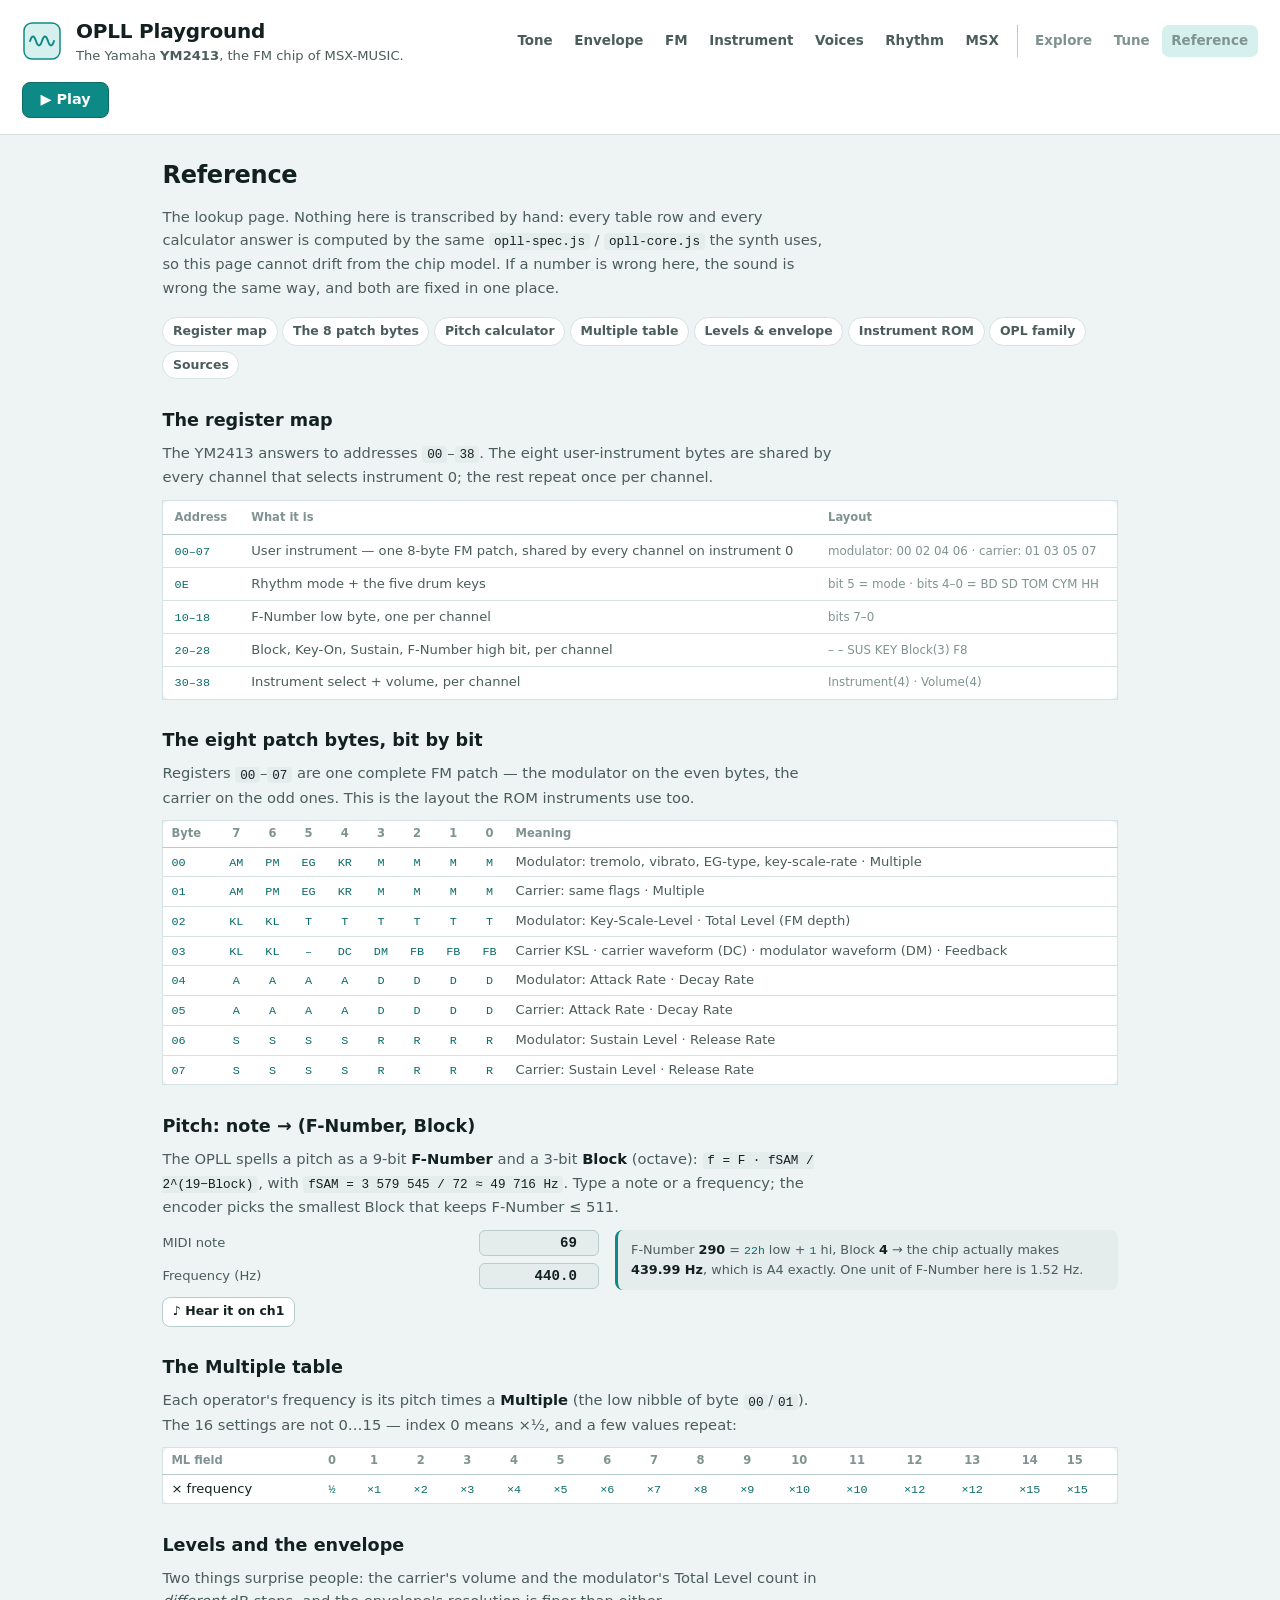
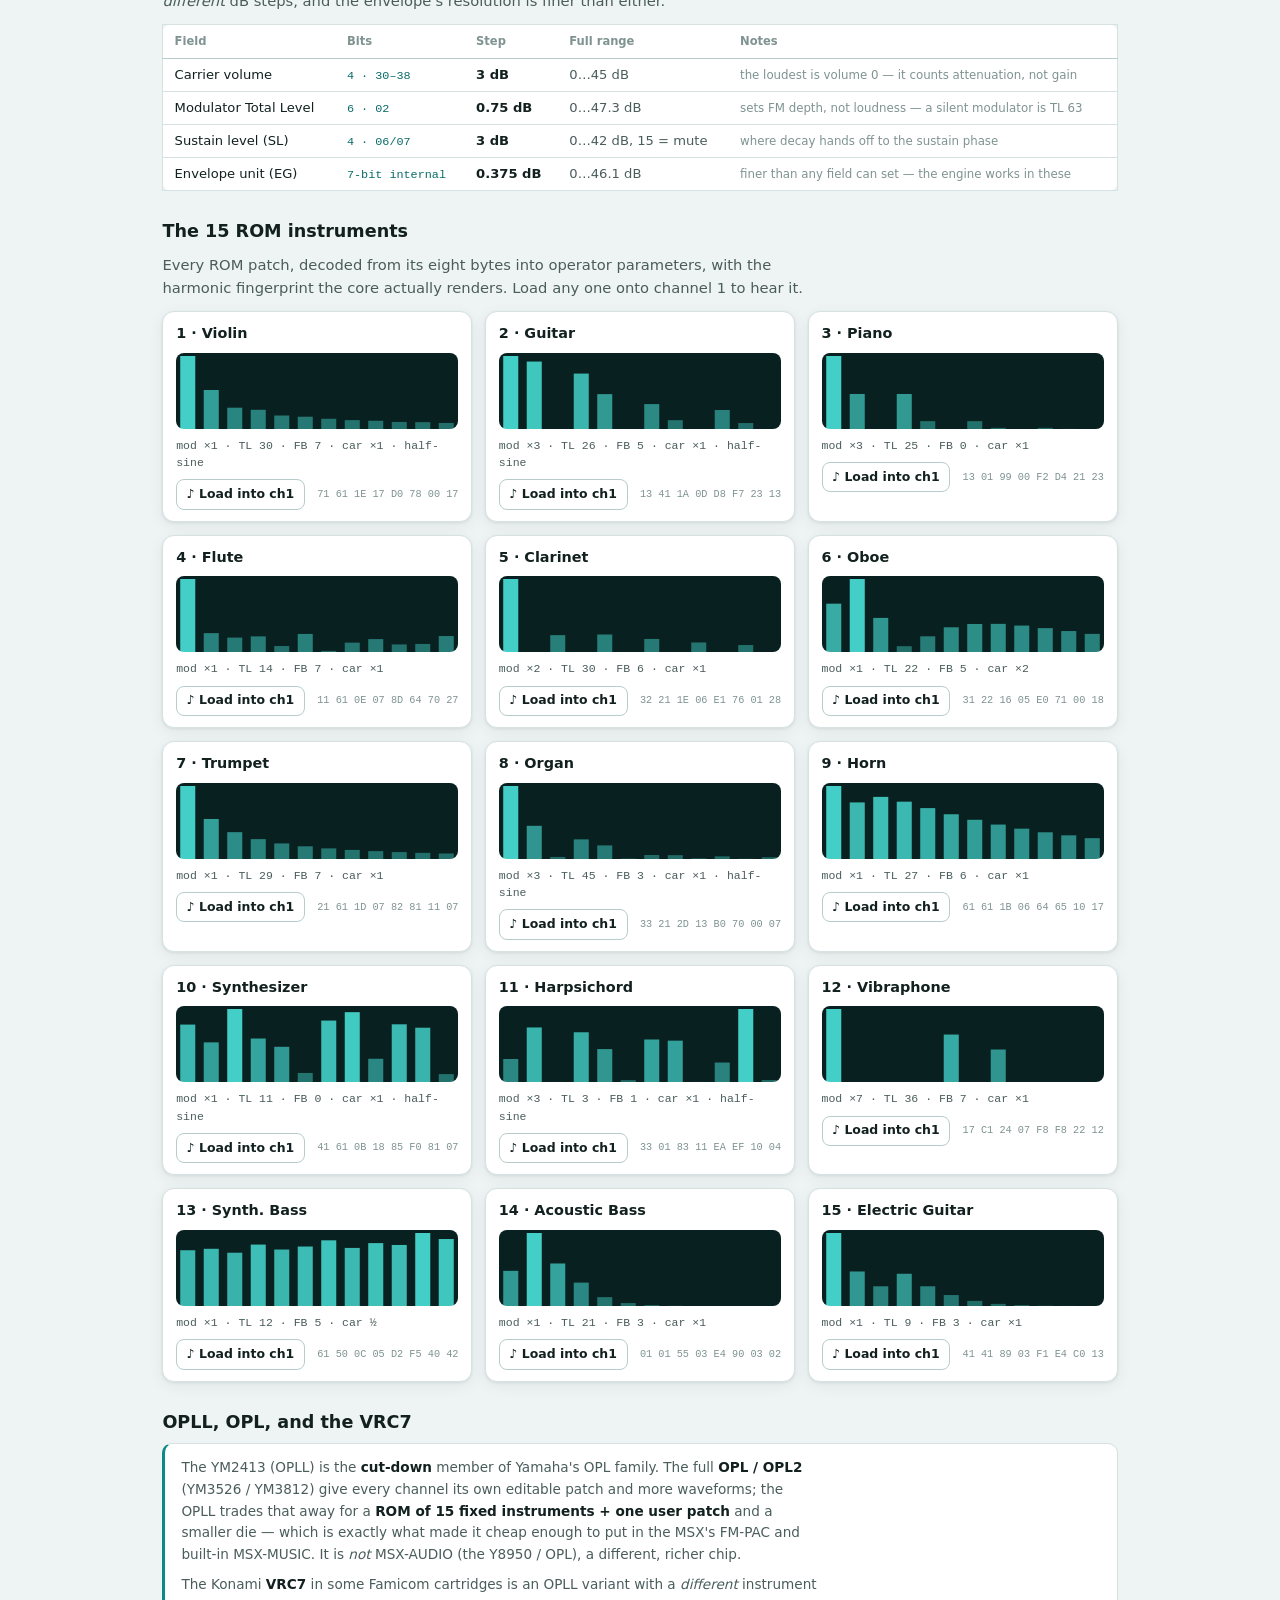
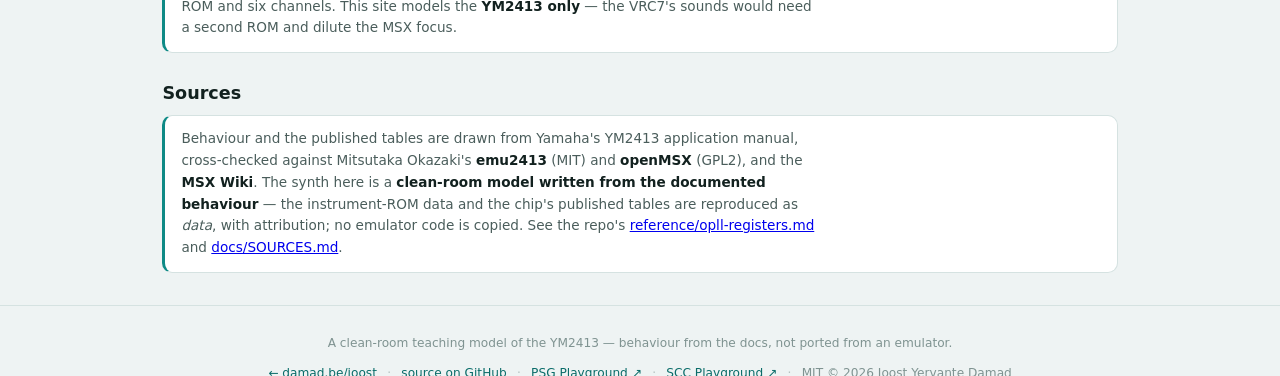
<file: reference.html>
<!doctype html>
<html lang="en">
<head>
  <meta charset="utf-8">
  <meta name="viewport" content="width=device-width, initial-scale=1">
  <title>Reference — register map, ROM, calculators | OPLL Playground</title>
  <meta name="description" content="YM2413 (OPLL) reference: the register map, the eight patch bytes decoded, a note↔(F-Number,Block) calculator, the Multiple and level tables, and all 15 ROM instruments with their harmonic fingerprints.">
  <link rel="icon" href="data:image/svg+xml,%3Csvg xmlns='http://www.w3.org/2000/svg' viewBox='0 0 32 32'%3E%3Crect width='32' height='32' rx='7' fill='%230e8a86'/%3E%3Cpath d='M4 16 q4 -10 8 0 t8 0 t8 0' fill='none' stroke='%23aef2ee' stroke-width='2.4' stroke-linecap='round'/%3E%3C/svg%3E">
  <link rel="stylesheet" href="css/styles.css">
  <script src="js/opll-core.js"></script>
</head>
<body>
  <header data-shell-header></header>

  <main id="main" class="focus-page">
    <h2 class="page-title">Reference</h2>
    <p class="page-intro">
      The lookup page. Nothing here is transcribed by hand: every table row and
      every calculator answer is computed by the same <code>opll-spec.js</code> /
      <code>opll-core.js</code> the synth uses, so this page cannot drift from the
      chip model. If a number is wrong here, the sound is wrong the same way, and
      both are fixed in one place.
    </p>

    <nav class="toc" aria-label="On this page">
      <a href="#map">Register map</a>
      <a href="#patch">The 8 patch bytes</a>
      <a href="#pitch">Pitch calculator</a>
      <a href="#multiple">Multiple table</a>
      <a href="#levels">Levels &amp; envelope</a>
      <a href="#rom">Instrument ROM</a>
      <a href="#family">OPL family</a>
      <a href="#sources">Sources</a>
    </nav>

    <section id="map">
      <h3 class="sub-title">The register map</h3>
      <p class="page-intro">The YM2413 answers to addresses <code>00</code>–<code>38</code>. The
        eight user-instrument bytes are shared by every channel that selects
        instrument 0; the rest repeat once per channel.</p>
      <div class="table-wrap">
        <table class="ref-table" id="mapTable">
          <thead><tr><th>Address</th><th>What it is</th><th>Layout</th></tr></thead>
          <tbody></tbody>
        </table>
      </div>
    </section>

    <section id="patch">
      <h3 class="sub-title">The eight patch bytes, bit by bit</h3>
      <p class="page-intro">Registers <code>00</code>–<code>07</code> are one complete FM patch — the
        modulator on the even bytes, the carrier on the odd ones. This is the
        layout the ROM instruments use too.</p>
      <div class="table-wrap">
        <table class="ref-table ref-table-tight" id="patchTable">
          <thead><tr><th>Byte</th><th>7</th><th>6</th><th>5</th><th>4</th><th>3</th><th>2</th><th>1</th><th>0</th><th>Meaning</th></tr></thead>
          <tbody></tbody>
        </table>
      </div>
    </section>

    <section id="pitch">
      <h3 class="sub-title">Pitch: note → (F-Number, Block)</h3>
      <p class="page-intro">The OPLL spells a pitch as a 9-bit <b>F-Number</b> and a 3-bit <b>Block</b>
        (octave): <code>f = F · fSAM / 2^(19−Block)</code>, with
        <code>fSAM = 3 579 545 / 72 ≈ 49 716 Hz</code>. Type a note or a frequency;
        the encoder picks the smallest Block that keeps F-Number ≤ 511.</p>
      <div class="calc calc-grid" id="calc">
        <div class="calc-rows">
          <label class="calc-row">MIDI note <input type="number" min="0" max="127" step="1" data-midi></label>
          <label class="calc-row">Frequency (Hz) <input type="number" min="0" max="20000" step="1" data-hz></label>
          <button type="button" class="btn btn-small" data-hear>♪ Hear it on ch1</button>
        </div>
        <p class="calc-out" data-out></p>
      </div>
    </section>

    <section id="multiple">
      <h3 class="sub-title">The Multiple table</h3>
      <p class="page-intro">Each operator's frequency is its pitch times a <b>Multiple</b> (the low
        nibble of byte <code>00</code>/<code>01</code>). The 16 settings are not
        0…15 — index 0 means ×½, and a few values repeat:</p>
      <div class="table-wrap">
        <table class="ref-table ref-table-tight" id="mlTable">
          <thead><tr><th>ML field</th><th>0</th><th>1</th><th>2</th><th>3</th><th>4</th><th>5</th><th>6</th><th>7</th><th>8</th><th>9</th><th>10</th><th>11</th><th>12</th><th>13</th><th>14</th><th>15</th></tr></thead>
          <tbody></tbody>
        </table>
      </div>
    </section>

    <section id="levels">
      <h3 class="sub-title">Levels and the envelope</h3>
      <p class="page-intro">Two things surprise people: the carrier's volume and the modulator's
        Total Level count in <em>different</em> dB steps, and the envelope's
        resolution is finer than either.</p>
      <div class="table-wrap">
        <table class="ref-table" id="levelTable">
          <thead><tr><th>Field</th><th>Bits</th><th>Step</th><th>Full range</th><th>Notes</th></tr></thead>
          <tbody></tbody>
        </table>
      </div>
    </section>

    <section id="rom">
      <h3 class="sub-title">The 15 ROM instruments</h3>
      <p class="page-intro">Every ROM patch, decoded from its eight bytes into operator parameters,
        with the harmonic fingerprint the core actually renders. Load any one onto
        channel 1 to hear it.</p>
      <div class="gallery" id="gallery"></div>
    </section>

    <section id="family">
      <h3 class="sub-title">OPLL, OPL, and the VRC7</h3>
      <div class="note-box">
        <p>
          The YM2413 (OPLL) is the <b>cut-down</b> member of Yamaha's OPL family.
          The full <b>OPL / OPL2</b> (YM3526 / YM3812) give every channel its own
          editable patch and more waveforms; the OPLL trades that away for a
          <b>ROM of 15 fixed instruments + one user patch</b> and a smaller die —
          which is exactly what made it cheap enough to put in the MSX's FM-PAC and
          built-in MSX-MUSIC. It is <em>not</em> MSX-AUDIO (the Y8950 / OPL), a
          different, richer chip.
        </p>
        <p>
          The Konami <b>VRC7</b> in some Famicom cartridges is an OPLL variant with
          a <em>different</em> instrument ROM and six channels. This site models the
          <b>YM2413 only</b> — the VRC7's sounds would need a second ROM and dilute
          the MSX focus.
        </p>
      </div>
    </section>

    <section id="sources">
      <h3 class="sub-title">Sources</h3>
      <div class="note-box">
        <p>
          Behaviour and the published tables are drawn from Yamaha's YM2413
          application manual, cross-checked against Mitsutaka Okazaki's
          <b>emu2413</b> (MIT) and <b>openMSX</b> (GPL2), and the <b>MSX Wiki</b>.
          The synth here is a <b>clean-room model written from the documented
          behaviour</b> — the instrument-ROM data and the chip's published tables
          are reproduced as <em>data</em>, with attribution; no emulator code is
          copied. See the repo's
          <a href="https://github.com/andete/msx-edu-opll/blob/main/reference/opll-registers.md">reference/opll-registers.md</a>
          and <a href="https://github.com/andete/msx-edu-opll/blob/main/docs/SOURCES.md">docs/SOURCES.md</a>.
        </p>
      </div>
    </section>

  </main>

  <footer data-shell-footer></footer>

  <script type="module" src="js/pages/reference.js"></script>
</body>
</html>
</file>
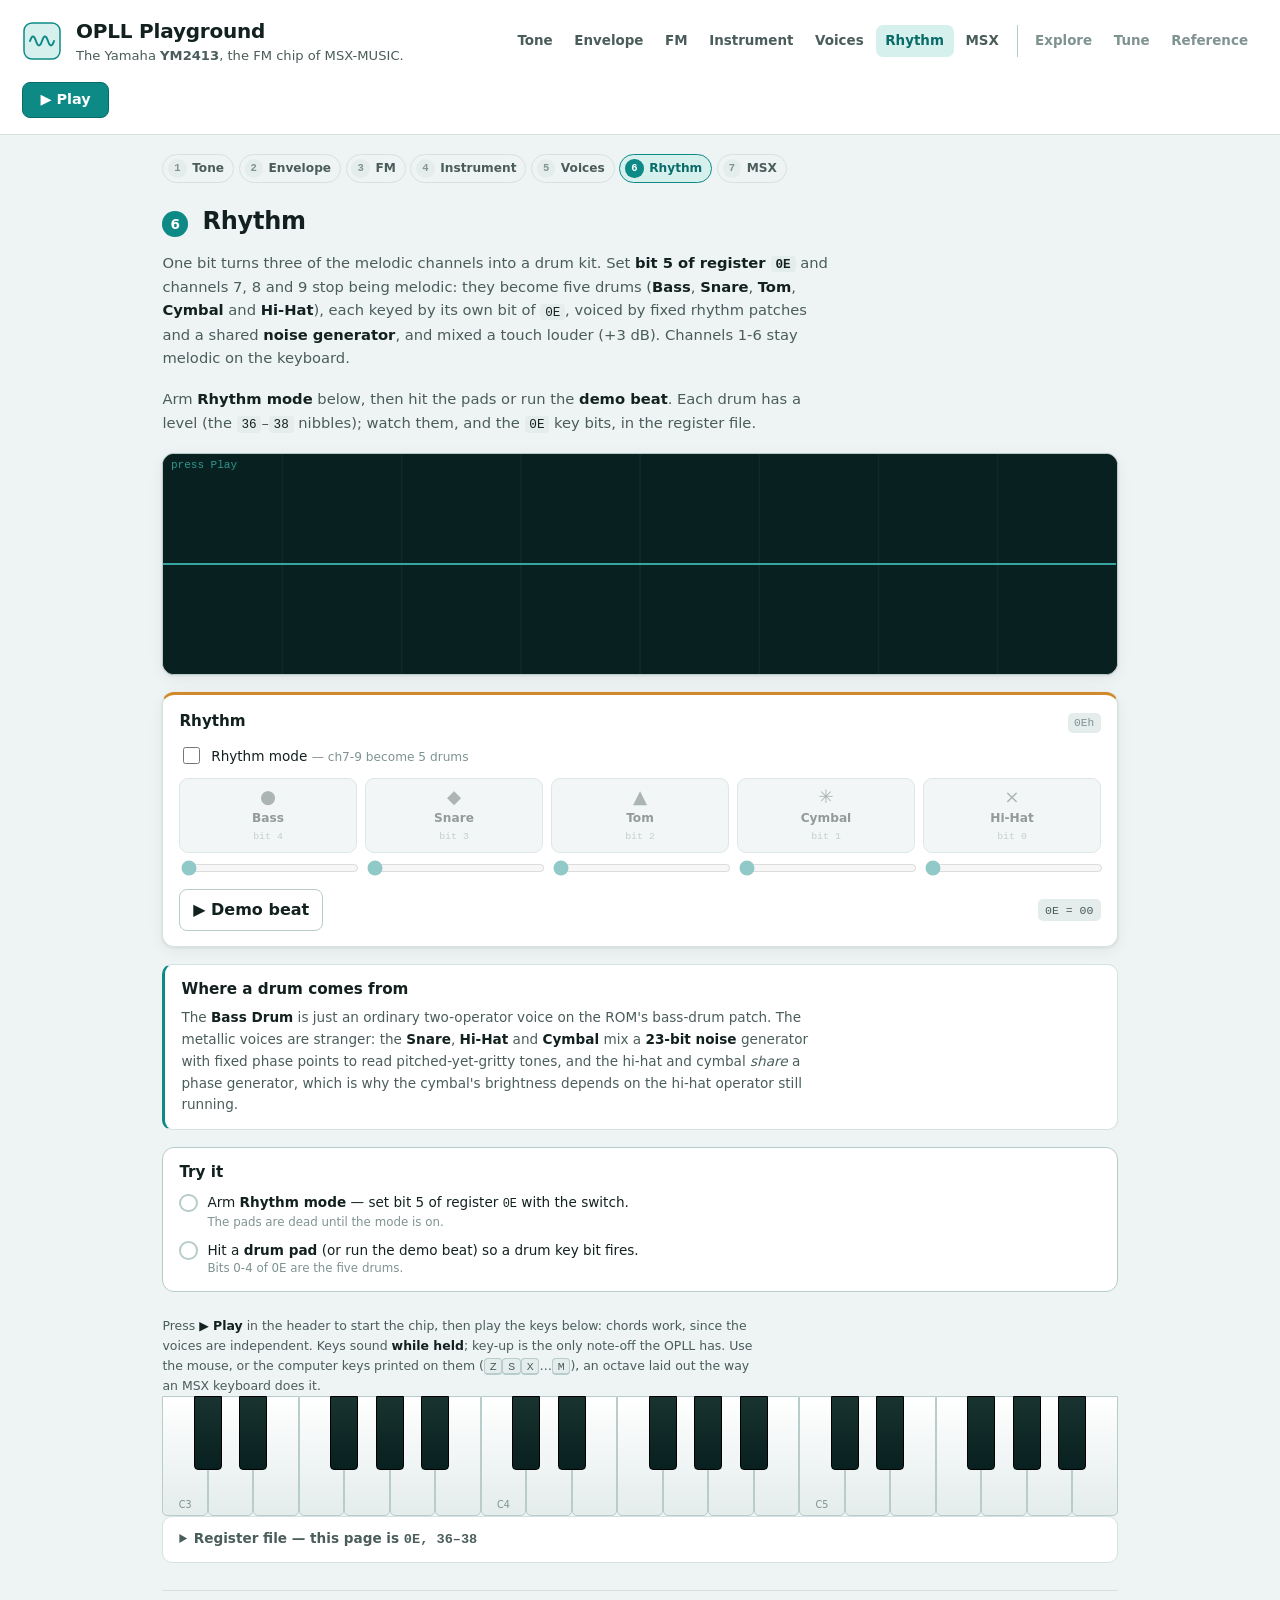
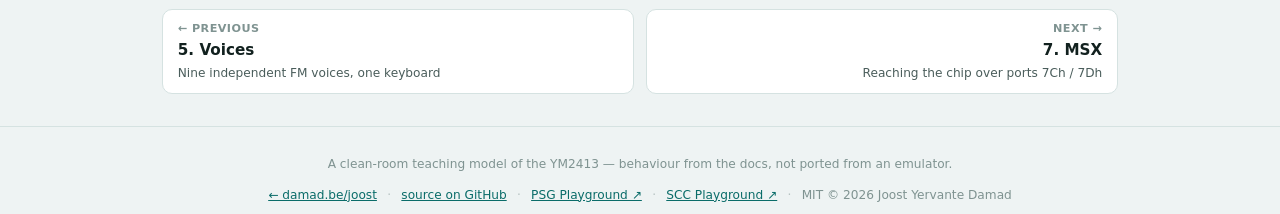
<file: rhythm.html>
<!doctype html>
<html lang="en">
<head>
  <meta charset="utf-8">
  <meta name="viewport" content="width=device-width, initial-scale=1">
  <title>Rhythm — one bit turns three voices into five drums | OPLL Playground</title>
  <meta name="description" content="Set bit 5 of register 0E and the OPLL's channels 7-9 become five drums — bass, snare, tom, cymbal, hi-hat — driven by a shared noise generator.">
  <link rel="icon" href="data:image/svg+xml,%3Csvg xmlns='http://www.w3.org/2000/svg' viewBox='0 0 32 32'%3E%3Crect width='32' height='32' rx='7' fill='%230e8a86'/%3E%3Cpath d='M4 16 q4 -10 8 0 t8 0 t8 0' fill='none' stroke='%23aef2ee' stroke-width='2.4' stroke-linecap='round'/%3E%3C/svg%3E">
  <link rel="stylesheet" href="css/styles.css">
  <script src="js/opll-core.js"></script>
</head>
<body>
  <header data-shell-header></header>

  <main id="main" class="focus-page">
    <nav data-chain-dots></nav>

    <h2 class="page-title"><span class="page-n">6</span> Rhythm</h2>
    <p class="page-intro">
      One bit turns three of the melodic channels into a drum kit. Set <b>bit 5 of
      register <code>0E</code></b> and channels 7, 8 and 9 stop being melodic: they
      become five drums (<b>Bass</b>, <b>Snare</b>, <b>Tom</b>, <b>Cymbal</b> and
      <b>Hi-Hat</b>), each keyed by its own bit of <code>0E</code>, voiced by fixed
      rhythm patches and a shared <b>noise generator</b>, and mixed a touch louder
      (+3&nbsp;dB). Channels 1-6 stay melodic on the keyboard.
    </p>
    <p class="page-intro">
      Arm <b>Rhythm mode</b> below, then hit the pads or run the <b>demo beat</b>.
      Each drum has a level (the <code>36</code>–<code>38</code> nibbles); watch
      them, and the <code>0E</code> key bits, in the register file.
    </p>

    <div class="scope-wrap"><canvas id="scope" class="scope" aria-label="Rhythm output"></canvas></div>

    <div id="rhythm"></div>

    <div class="note-box">
      <h3>Where a drum comes from</h3>
      <p>
        The <b>Bass Drum</b> is just an ordinary two-operator voice on the ROM's
        bass-drum patch. The metallic voices are stranger: the <b>Snare</b>,
        <b>Hi-Hat</b> and <b>Cymbal</b> mix a <b>23-bit noise</b> generator with
        fixed phase points to read pitched-yet-gritty tones, and the hi-hat and
        cymbal <em>share</em> a phase generator, which is why the cymbal's
        brightness depends on the hi-hat operator still running.
      </p>
    </div>

    <div id="challenges"></div>
    <div data-shell-tools></div>
    <nav data-chain-nav></nav>
  </main>

  <footer data-shell-footer></footer>

  <script type="module" src="js/pages/rhythm.js"></script>
</body>
</html>
</file>
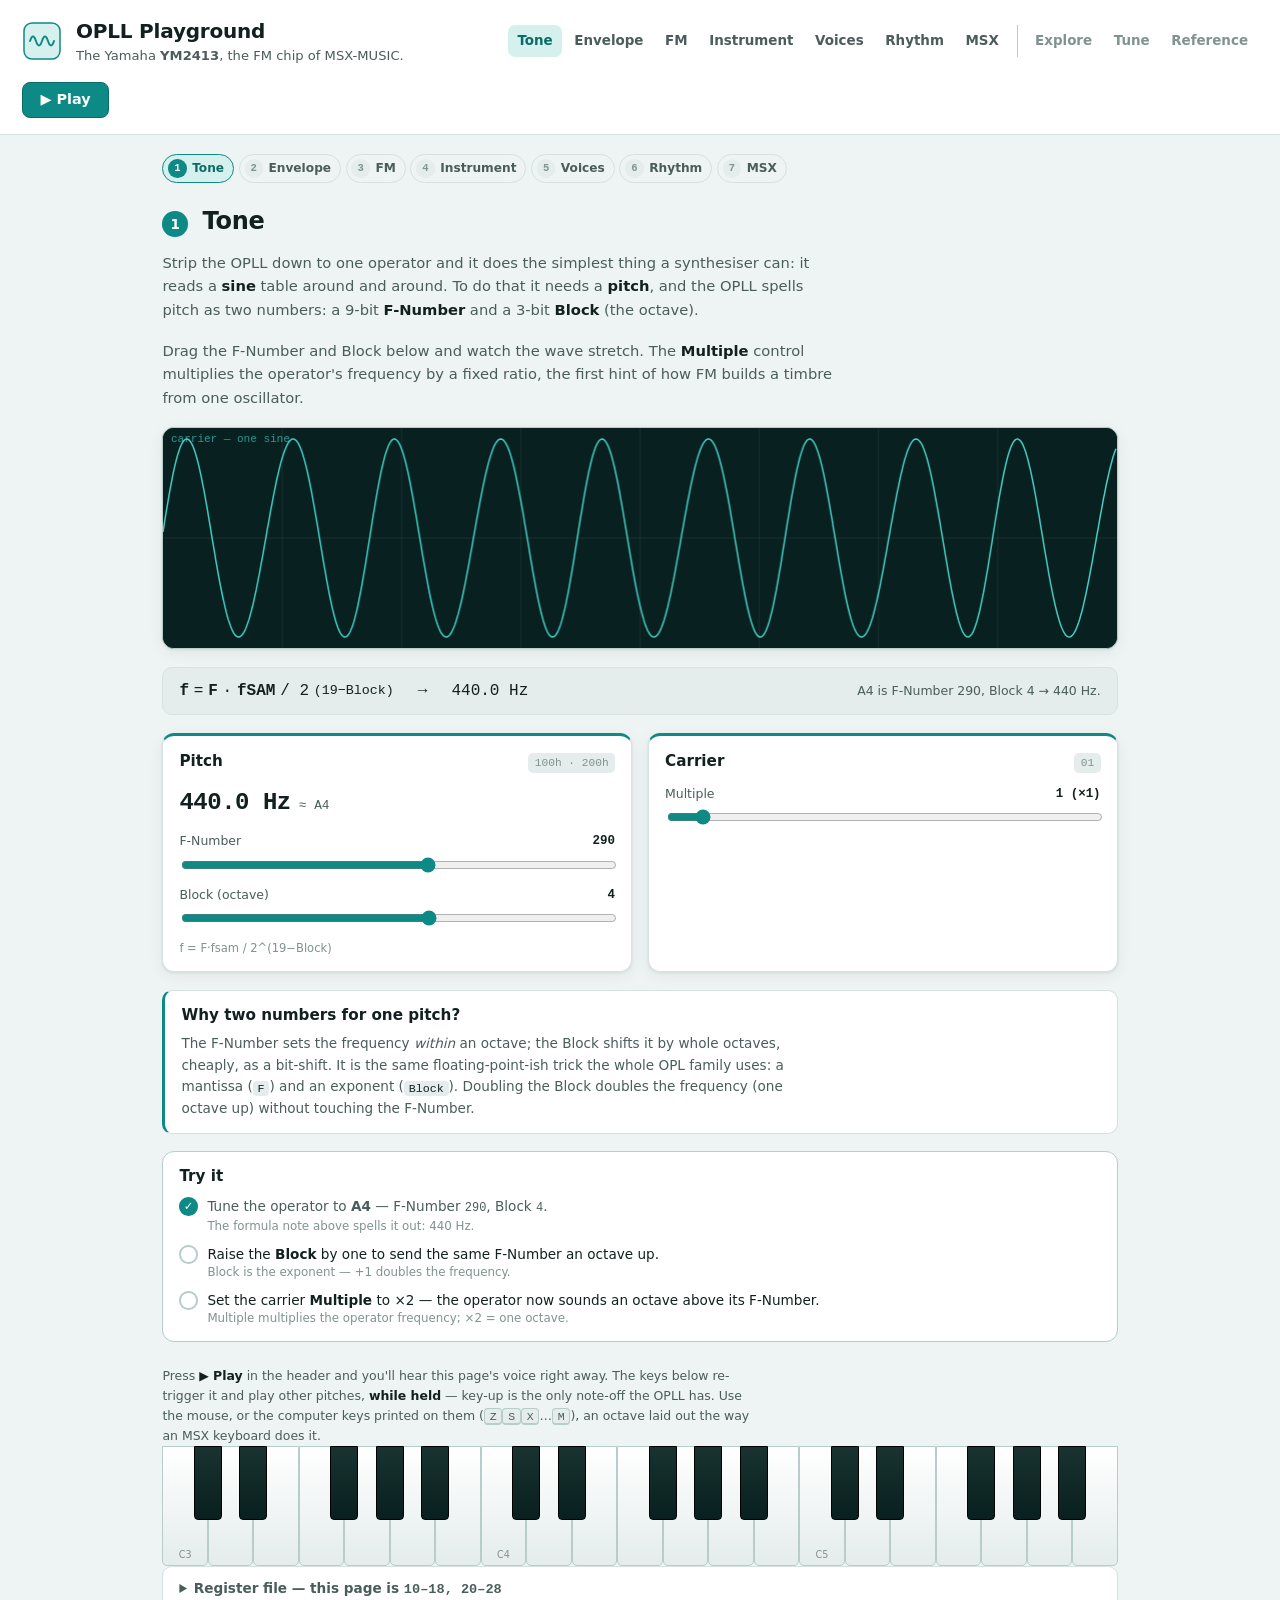
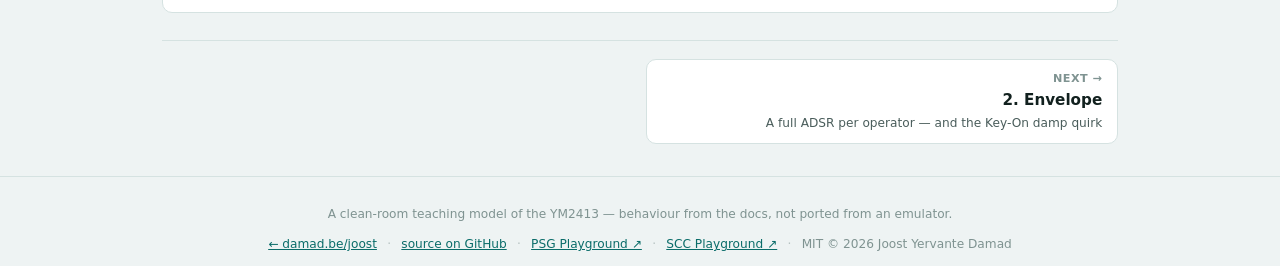
<file: tone.html>
<!doctype html>
<html lang="en">
<head>
  <meta charset="utf-8">
  <meta name="viewport" content="width=device-width, initial-scale=1">
  <title>Tone — one operator, a sine | OPLL Playground</title>
  <meta name="description" content="One OPLL operator makes a plain sine. Its pitch is an F-Number and a Block: f = F · fSAM / 2^(19−Block). Tune it and watch the wave.">
  <link rel="icon" href="data:image/svg+xml,%3Csvg xmlns='http://www.w3.org/2000/svg' viewBox='0 0 32 32'%3E%3Crect width='32' height='32' rx='7' fill='%230e8a86'/%3E%3Cpath d='M4 16 q4 -10 8 0 t8 0 t8 0' fill='none' stroke='%23aef2ee' stroke-width='2.4' stroke-linecap='round'/%3E%3C/svg%3E">
  <link rel="stylesheet" href="css/styles.css">
  <script src="js/opll-core.js"></script>
</head>
<body>
  <header data-shell-header></header>

  <main id="main" class="focus-page">
    <nav data-chain-dots></nav>

    <h2 class="page-title"><span class="page-n">1</span> Tone</h2>
    <p class="page-intro">
      Strip the OPLL down to one operator and it does the simplest thing a
      synthesiser can: it reads a <b>sine</b> table around and around. To do that
      it needs a <b>pitch</b>, and the OPLL spells pitch as two numbers: a 9-bit
      <b>F-Number</b> and a 3-bit <b>Block</b> (the octave).
    </p>
    <p class="page-intro">
      Drag the F-Number and Block below and watch the wave stretch. The
      <b>Multiple</b> control multiplies the operator's frequency by a fixed ratio,
      the first hint of how FM builds a timbre from one oscillator.
    </p>

    <div class="scope-wrap"><canvas id="scope" class="scope" aria-label="Operator waveform"></canvas></div>

    <div class="formula">
      <div class="formula-body">
        <b>f</b> = <b>F</b> · <b>fSAM</b> / 2<sup>(19&#8722;Block)</sup>
        &#160;&#160;→&#160;&#160;<span data-freq>—</span>
      </div>
      <span class="formula-note">A4 is F-Number 290, Block 4 → 440 Hz.</span>
    </div>

    <div class="panels">
      <div id="pitch"></div>
      <div id="operator"></div>
    </div>

    <div class="note-box">
      <h3>Why two numbers for one pitch?</h3>
      <p>
        The F-Number sets the frequency <em>within</em> an octave; the Block
        shifts it by whole octaves, cheaply, as a bit-shift. It is the same
        floating-point-ish trick the whole OPL family uses: a mantissa
        (<code>F</code>) and an exponent (<code>Block</code>). Doubling the Block
        doubles the frequency (one octave up) without touching the F-Number.
      </p>
    </div>

    <div id="challenges"></div>
    <div data-shell-tools></div>
    <nav data-chain-nav></nav>
  </main>

  <footer data-shell-footer></footer>

  <script type="module" src="js/pages/tone.js"></script>
</body>
</html>
</file>
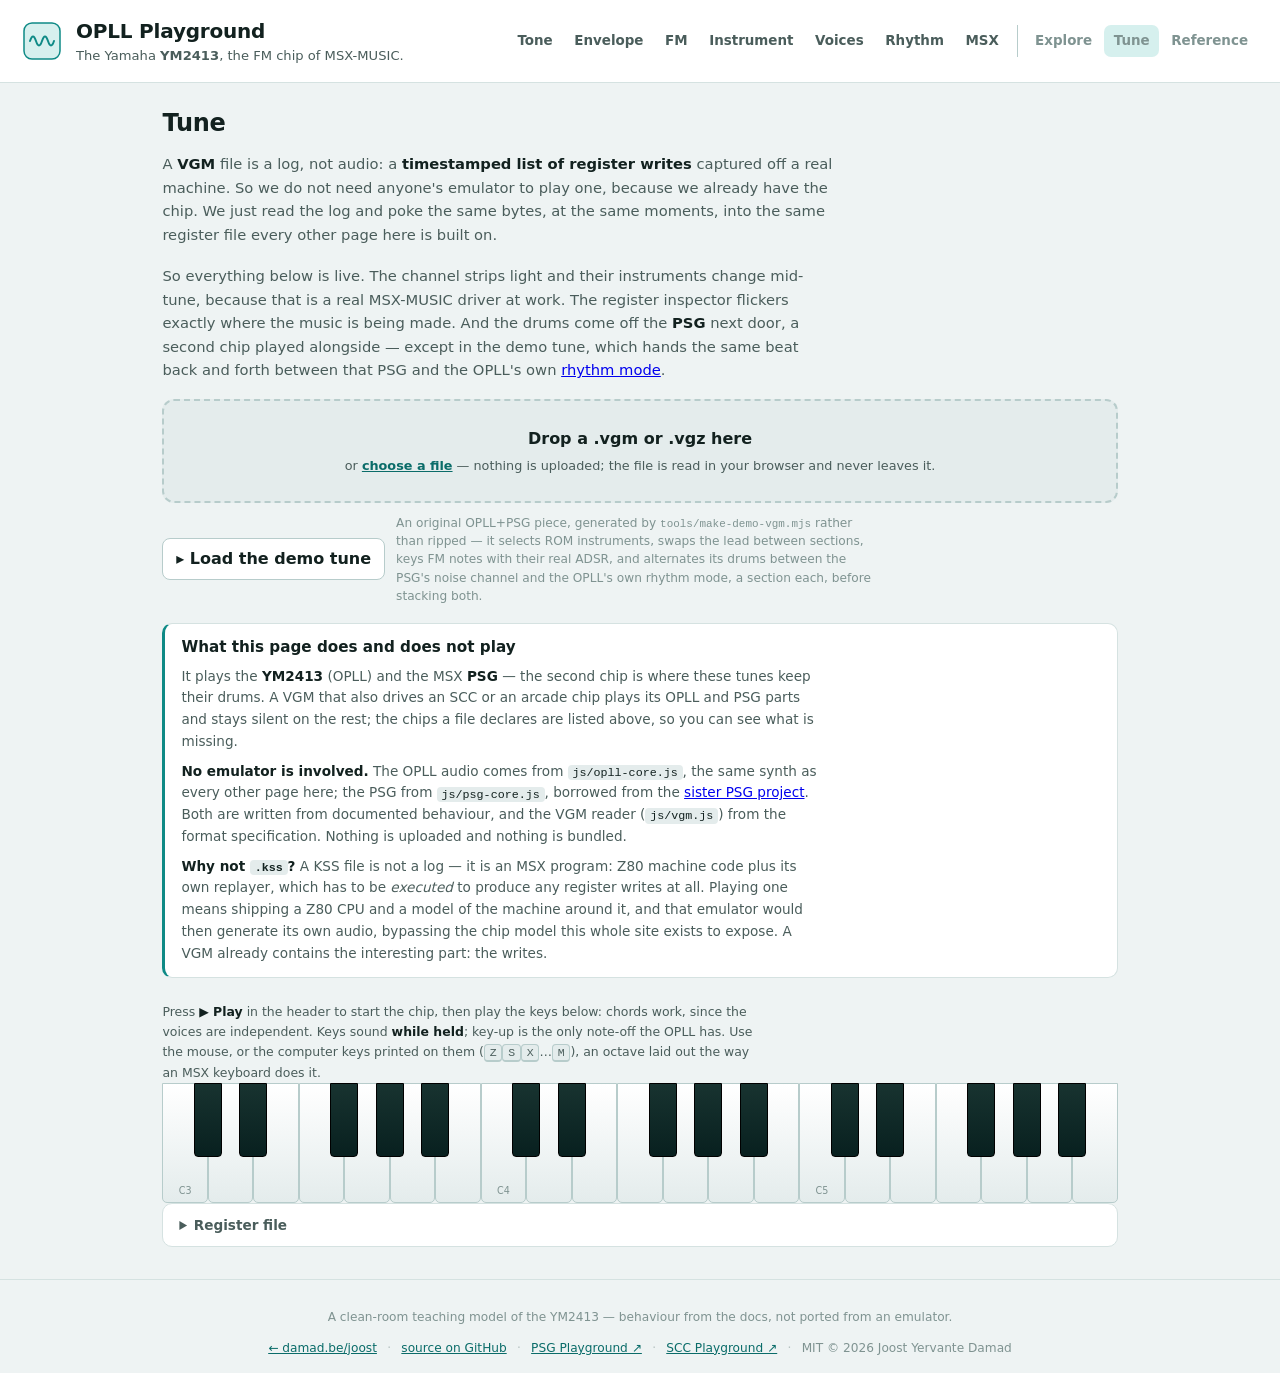
<file: tune.html>
<!doctype html>
<html lang="en">
<head>
  <meta charset="utf-8">
  <meta name="viewport" content="width=device-width, initial-scale=1">
  <title>Tune — dissect a real OPLL recording | OPLL Playground</title>
  <meta name="description" content="Drop a VGM or VGZ file and watch a real MSX-MUSIC driver work: instruments swapped between sections, notes keyed on the 50 Hz interrupt, every register write landing in the live register file — with the PSG drums played alongside, and a demo tune that alternates PSG drums with the OPLL's own rhythm mode.">
  <link rel="icon" href="data:image/svg+xml,%3Csvg xmlns='http://www.w3.org/2000/svg' viewBox='0 0 32 32'%3E%3Crect width='32' height='32' rx='7' fill='%230e8a86'/%3E%3Cpath d='M4 16 q4 -10 8 0 t8 0 t8 0' fill='none' stroke='%23aef2ee' stroke-width='2.4' stroke-linecap='round'/%3E%3C/svg%3E">
  <link rel="stylesheet" href="css/styles.css">
  <script src="js/opll-core.js"></script>
</head>
<body>
  <header data-shell-header></header>

  <main id="main" class="focus-page">
    <h2 class="page-title">Tune</h2>
    <p class="page-intro">
      A <b>VGM</b> file is a log, not audio: a <b>timestamped list of register
      writes</b> captured off a real machine. So we do not need anyone's emulator
      to play one, because we already have the chip. We just read the log and poke
      the same bytes, at the same moments, into the same register file every other
      page here is built on.
    </p>
    <p class="page-intro">
      So everything below is live. The channel strips light and their instruments
      change mid-tune, because that is a real MSX-MUSIC driver at work. The
      register inspector flickers exactly where the music is being made. And the
      drums come off the <b>PSG</b> next door, a second chip played alongside —
      except in the demo tune, which hands the same beat back and forth between
      that PSG and the OPLL's own <a href="rhythm.html">rhythm mode</a>.
    </p>

    <div class="loader" id="loader">
      <div class="drop-zone" id="drop">
        <p class="drop-main">Drop a <b>.vgm</b> or <b>.vgz</b> here</p>
        <p class="drop-sub">
          or <button type="button" class="link-btn" id="pick">choose a file</button>
          — nothing is uploaded; the file is read in your browser and never leaves it.
        </p>
        <input type="file" id="file" accept=".vgm,.vgz" hidden>
      </div>
      <div class="loader-alt">
        <button type="button" class="btn" id="demo">▸ Load the demo tune</button>
        <span class="loader-note">
          An original OPLL+PSG piece, generated by
          <code>tools/make-demo-vgm.mjs</code> rather than ripped — it selects ROM
          instruments, swaps the lead between sections, keys FM notes with their
          real ADSR, and alternates its drums between the PSG's noise channel and
          the OPLL's own rhythm mode, a section each, before stacking both.
        </span>
      </div>
    </div>

    <p class="load-error" id="error" hidden></p>

    <div id="nowPlaying" hidden>
      <div class="tune-head">
        <div class="tune-meta">
          <h3 class="tune-title" id="title">—</h3>
          <p class="tune-sub" id="sub"></p>
        </div>
        <div class="tune-chips" id="chips"></div>
      </div>

      <div class="transport">
        <button type="button" class="btn btn-play" id="play">▶ Play</button>
        <button type="button" class="btn" id="rewind">⏮</button>
        <label class="chk"><input type="checkbox" id="loop" checked><span>loop</span></label>
        <div class="seek"><div class="seek-fill" id="seekFill"></div></div>
        <span class="tune-time" id="time">0:00</span>
      </div>

      <div class="scope-wrap"><canvas id="scope" class="scope" aria-label="Oscilloscope"></canvas></div>

      <div class="activity">
        <h4 class="activity-head">
          What the driver is doing <span class="activity-rate" id="rate">0 writes/s</span>
        </h4>
        <div class="activity-bars" id="bars"></div>
        <p class="activity-note">
          Every one of these is an <code>OUT (7Ch)/(7Dh)</code> pair on the real
          machine. Unlike the SCC, the OPLL has a real ADSR per operator — so the
          driver keys notes and lets the envelope shape them, rather than writing
          volumes fifty times a second.
        </p>
      </div>

      <section class="voices-section">
        <h2 class="section-title">
          The nine channels
          <span class="section-sub">lit as the tune keys them</span>
        </h2>
        <div id="rack" class="voices-grid"></div>
      </section>

      <section class="voices-section">
        <h2 class="section-title">
          Rhythm mode
          <span class="section-sub">register 0Eh, as the tune writes it</span>
        </h2>
        <div id="rhythmPanel"></div>
        <p class="activity-note">
          Most MSX-MUSIC tunes never touch this register and keep their drums on
          the PSG — but a file that does set bit 5 takes channels 7-9 away from the
          melody and turns them into five fixed drums, and you will see the strips
          above go dark as it happens. The demo tune switches back and forth on
          purpose, a section at a time. The pads are still yours to hit; the tune
          will simply write over you on its next frame.
        </p>
      </section>
    </div>

    <div class="note-box">
      <h3>What this page does and does not play</h3>
      <p>
        It plays the <b>YM2413</b> (OPLL) and the MSX <b>PSG</b> — the second chip
        is where these tunes keep their drums. A VGM that also drives an SCC or an
        arcade chip plays its OPLL and PSG parts and stays silent on the rest; the
        chips a file declares are listed above, so you can see what is missing.
      </p>
      <p>
        <b>No emulator is involved.</b> The OPLL audio comes from
        <code>js/opll-core.js</code>, the same synth as every other page here; the
        PSG from <code>js/psg-core.js</code>, borrowed from the
        <a href="https://github.com/andete/msx-edu-psg">sister PSG project</a>.
        Both are written from documented behaviour, and the VGM reader
        (<code>js/vgm.js</code>) from the format specification. Nothing is uploaded
        and nothing is bundled.
      </p>
      <p>
        <b>Why not <code>.kss</code>?</b> A KSS file is not a log — it is an MSX
        program: Z80 machine code plus its own replayer, which has to be
        <em>executed</em> to produce any register writes at all. Playing one means
        shipping a Z80 CPU and a model of the machine around it, and that emulator
        would then generate its own audio, bypassing the chip model this whole site
        exists to expose. A VGM already contains the interesting part: the writes.
      </p>
    </div>

    <div data-shell-tools></div>
  </main>

  <footer data-shell-footer></footer>

  <script type="module" src="js/pages/tune.js"></script>
</body>
</html>
</file>
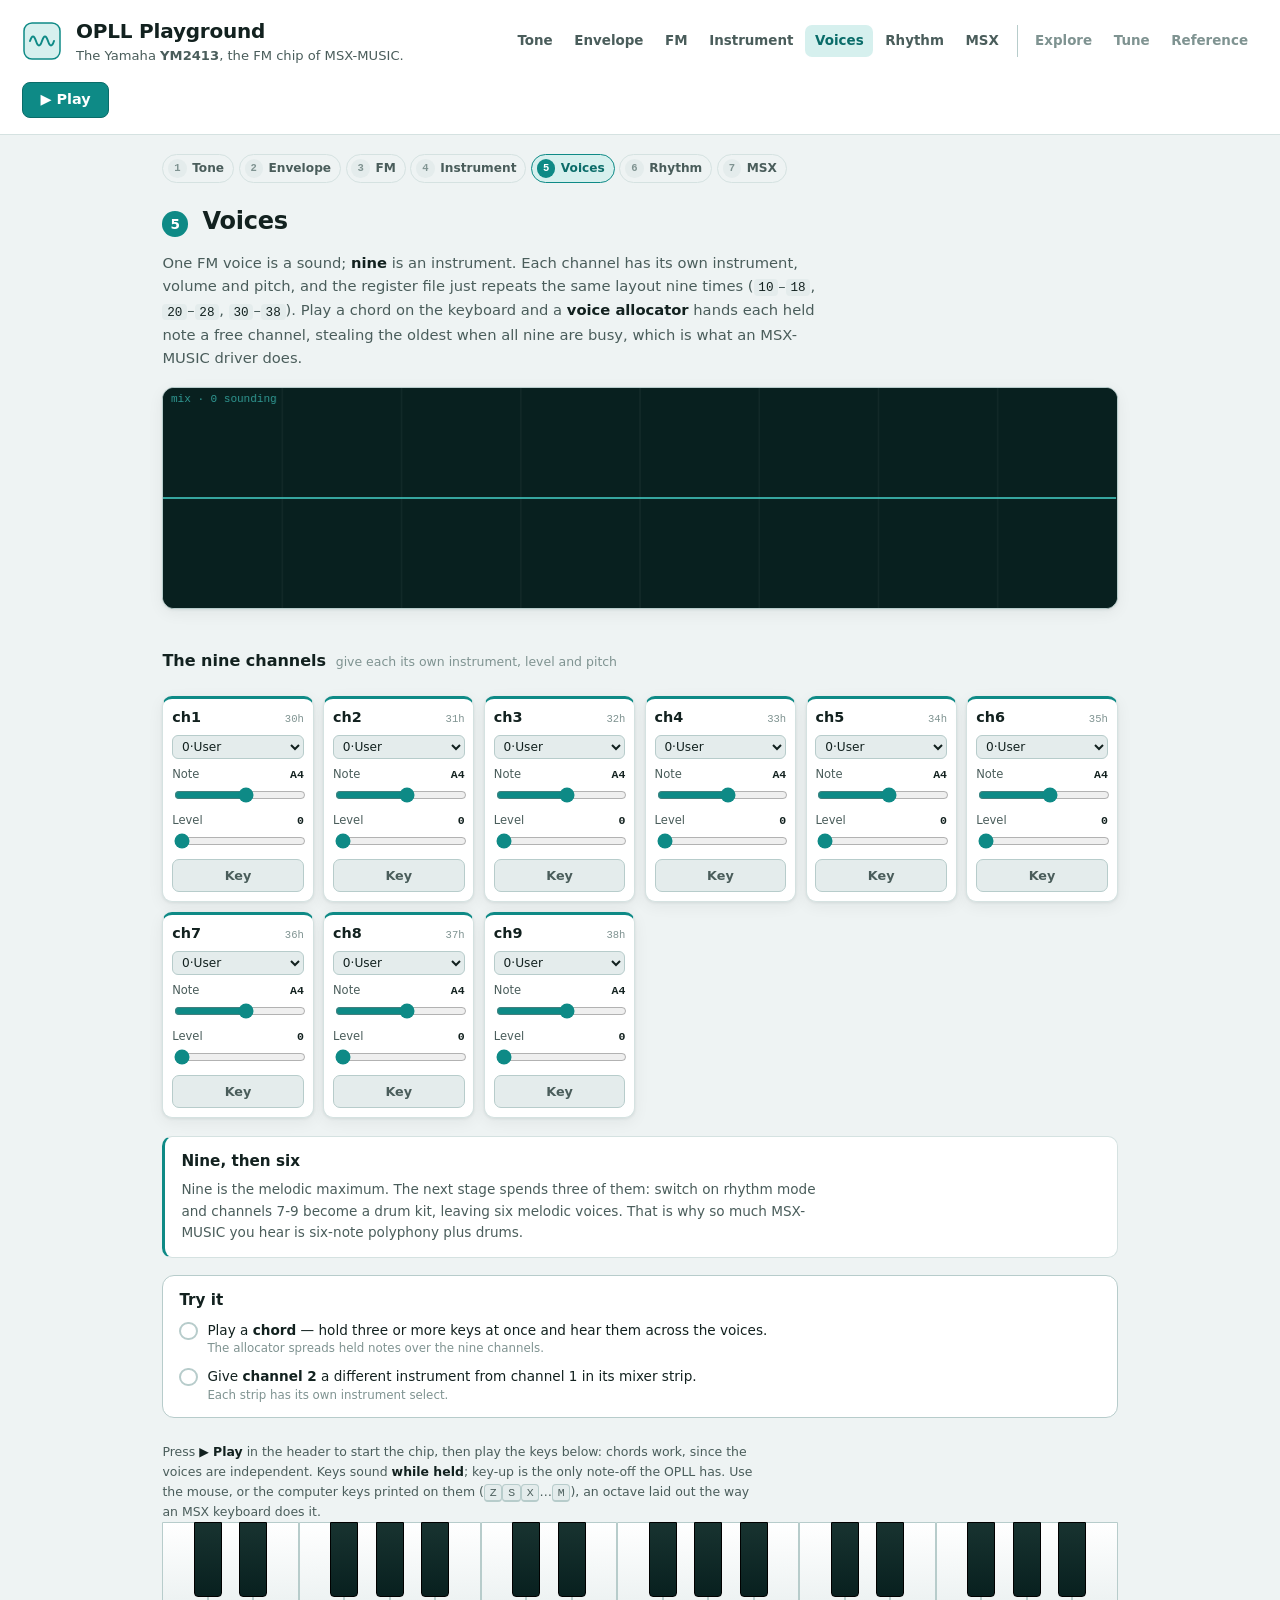
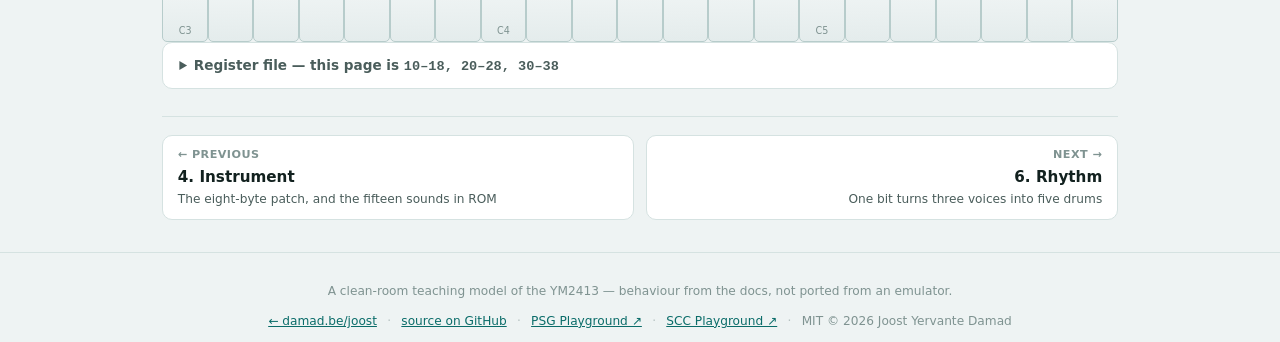
<file: voices.html>
<!doctype html>
<html lang="en">
<head>
  <meta charset="utf-8">
  <meta name="viewport" content="width=device-width, initial-scale=1">
  <title>Voices — nine independent FM channels | OPLL Playground</title>
  <meta name="description" content="The OPLL has nine FM voices, each with its own instrument, volume and pitch. Play a chord and watch a voice allocator hand each note a channel.">
  <link rel="icon" href="data:image/svg+xml,%3Csvg xmlns='http://www.w3.org/2000/svg' viewBox='0 0 32 32'%3E%3Crect width='32' height='32' rx='7' fill='%230e8a86'/%3E%3Cpath d='M4 16 q4 -10 8 0 t8 0 t8 0' fill='none' stroke='%23aef2ee' stroke-width='2.4' stroke-linecap='round'/%3E%3C/svg%3E">
  <link rel="stylesheet" href="css/styles.css">
  <script src="js/opll-core.js"></script>
</head>
<body>
  <header data-shell-header></header>

  <main id="main" class="focus-page">
    <nav data-chain-dots></nav>

    <h2 class="page-title"><span class="page-n">5</span> Voices</h2>
    <p class="page-intro">
      One FM voice is a sound; <b>nine</b> is an instrument. Each channel has its
      own instrument, volume and pitch, and the register file just repeats the same
      layout nine times (<code>10</code>–<code>18</code>, <code>20</code>–<code>28</code>,
      <code>30</code>–<code>38</code>). Play a chord on the keyboard and a
      <b>voice allocator</b> hands each held note a free channel, stealing the
      oldest when all nine are busy, which is what an MSX-MUSIC driver does.
    </p>

    <div class="scope-wrap"><canvas id="scope" class="scope" aria-label="Mixed output"></canvas></div>

    <section class="voices-section">
      <h2 class="section-title">
        The nine channels
        <span class="section-sub">give each its own instrument, level and pitch</span>
      </h2>
      <div id="voices" class="voices-grid"></div>
    </section>

    <div class="note-box">
      <h3>Nine, then six</h3>
      <p>
        Nine is the melodic maximum. The next stage spends three of them: switch
        on rhythm mode and channels 7-9 become a drum kit, leaving six melodic
        voices. That is why so much MSX-MUSIC you hear is six-note polyphony plus
        drums.
      </p>
    </div>

    <div id="challenges"></div>
    <div data-shell-tools></div>
    <nav data-chain-nav></nav>
  </main>

  <footer data-shell-footer></footer>

  <script type="module" src="js/pages/voices.js"></script>
</body>
</html>
</file>
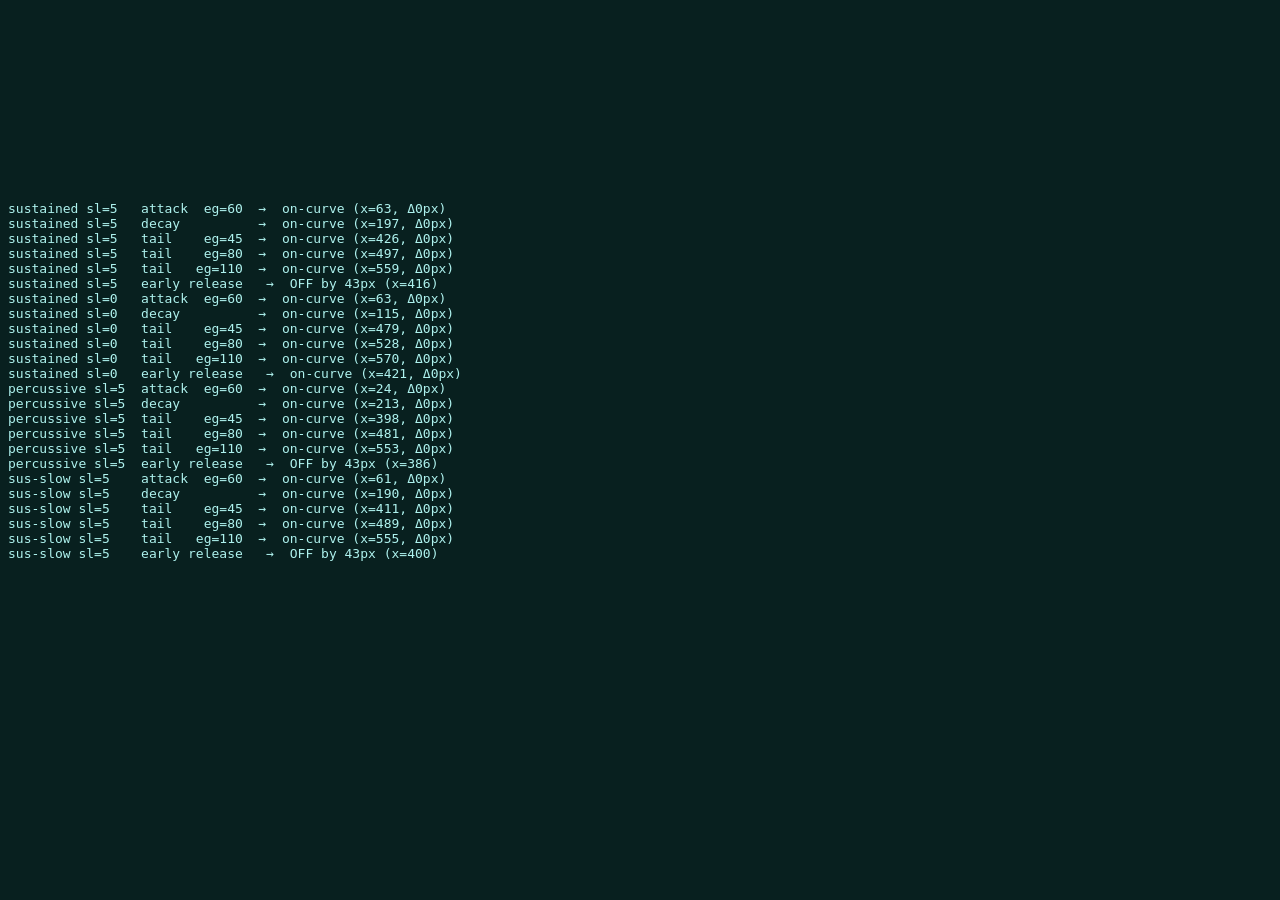
<file: tools/adsr-probe.html>
<!doctype html>
<html><head><meta charset="utf-8"><title>ADSR playhead probe</title>
<style>body{background:#08201f;color:#aef2ee;font:13px ui-monospace,monospace}
canvas{--scope-bg:#08201f;--scope-grid:rgba(255,255,255,0.07);--scope-line:#43cfc7;--text-faint:#7f9391;--danger:#b5473a;
width:600px;height:180px;display:block}
pre{white-space:pre-wrap}</style></head>
<body>
<canvas id="c" width="600" height="180"></canvas>
<pre id="out">running…</pre>
<script type="module">
// Does the playhead land ON the drawn outline? Draw one state at a time, then
// check the dot's column: dot and line merge into a single run when it does.
import { AdsrView } from '../js/components/adsr-view.js';
const view = new AdsrView(document.getElementById('c'));
const ctx = document.getElementById('c').getContext('2d');

const grab = () => {
  const { width: W, height: H } = ctx.canvas;
  return { W, H, d: ctx.getImageData(0, 0, W, H).data };
};
const isLit = (img, x, y) => {
  const i = (y * img.W + x) * 4;
  return img.d[i + 1] > 120 && img.d[i + 2] > 110;
};

// Locate the dot by diffing "outline only" against "outline + playhead", then
// measure how far it sits from the nearest outline pixel in its own column.
function offCurve(env, live) {
  // IDLE draws no playhead, but still carries the channel SUS bit — which shapes
  // the release segment — so both renders share one outline.
  view.draw(env, { state: IDLE, sus: live.sus });
  const bare = grab();
  view.draw(env, live);
  const withDot = grab();
  // The state name is drawn only when there is a playhead, so it shows up in the
  // diff too — skip the top-left box it occupies.
  const dpr = bare.W / 600;
  const labelW = 90 * dpr, labelH = 24 * dpr;
  let sx = 0, sy = 0, n = 0;
  for (let y = 0; y < bare.H; y++) {
    for (let x = 0; x < bare.W; x++) {
      if (x < labelW && y < labelH) continue;
      if (isLit(withDot, x, y) && !isLit(bare, x, y)) { sx += x; sy += y; n++; }
    }
  }
  if (!n) return 'no dot';
  const cx = Math.round(sx / n), cy = Math.round(sy / n);
  let nearest = Infinity;
  for (let y = 0; y < bare.H; y++) if (isLit(bare, cx, y)) nearest = Math.min(nearest, Math.abs(y - cy));
  if (!isFinite(nearest)) return `OFF — no outline at x=${cx}`;
  return nearest <= 2 ? `on-curve (x=${cx}, Δ${nearest}px)` : `OFF by ${nearest}px (x=${cx})`;
}

const RELEASE = 4, SUSTAIN = 3, DECAY = 2, ATTACK = 1, IDLE = 5;
const lines = [];
for (const [name, env] of [
  ['sustained sl=5', { ar: 8, dr: 4, sl: 5, rr: 3, eg: 1 }],
  ['sustained sl=0', { ar: 8, dr: 4, sl: 0, rr: 3, eg: 1 }],
  ['percussive sl=5', { ar: 15, dr: 6, sl: 5, rr: 10, eg: 0 }],
  ['sus-slow sl=5', { ar: 8, dr: 4, sl: 5, rr: 15, eg: 1, __sus: 1 }],
]) {
  for (const [label, live] of [
    ['attack  eg=60', { state: ATTACK, eg: 60 }],
    // the decay cannot run past the sustain level, so clamp the probe to a
    // level the core could actually be at (sl 0 means it never leaves 0)
    ['decay        ', { state: DECAY, eg: Math.min(20, env.sl * 8) }],
    ['tail    eg=45', { state: env.eg ? RELEASE : SUSTAIN, eg: 45 }],
    ['tail    eg=80', { state: env.eg ? RELEASE : SUSTAIN, eg: 80 }],
    ['tail   eg=110', { state: env.eg ? RELEASE : SUSTAIN, eg: 110 }],
    // A key released before the decay reached the sustain level starts its fall
    // above the drawn tail. The dot is pinned to the tail's start and stays at
    // its true height, so it reads OFF here — expected, and the check's teeth.
    ['early release ', { state: RELEASE, eg: 4 }],
  ]) {
    // SUS is a channel bit, so it reaches the view on the live snapshot
    lines.push(`${name.padEnd(16)} ${label}  →  ${offCurve(env, { ...live, sus: env.__sus })}`);
  }
}
document.getElementById('out').textContent = lines.join('\n');
window.__result = lines.join('\n');
</script>
</body></html>
</file>
<file: css/styles.css>
/* OPLL Playground — theme-aware styling. No external fonts/assets.
   Family sibling of msx-edu-psg / msx-edu-scc; accent shifted to FM-PAC teal. */

:root {
  --bg: #eef3f3;
  --bg-panel: #ffffff;
  --bg-sunken: #e4ecec;
  --bg-hover: #dcebea;
  --bg-active: #cfeae7;
  --text: #12211f;
  --text-dim: #4a5d5b;
  --text-faint: #7f9391;
  --border: #d5e2e1;
  --border-strong: #b7cccb;
  --accent: #0e8a86;
  --accent-strong: #0a6c69;
  --accent-soft: #d6f0ee;
  --mod: #d08a2a;          /* modulator signal (warm, contrasts the teal carrier) */
  --warn-bg: #fdf3d8;
  --warn-border: #e8c96a;
  --warn-text: #7a5a00;
  --danger: #b5473a;
  --mono: ui-monospace, "SF Mono", "Cascadia Code", "JetBrains Mono", Menlo, Consolas, monospace;
  --sans: system-ui, -apple-system, "Segoe UI", Roboto, sans-serif;
  --shadow: 0 1px 3px rgba(10, 40, 38, 0.08), 0 4px 16px rgba(10, 40, 38, 0.06);

  /* component-specific (read by canvas via getComputedStyle) */
  --scope-bg: #08201f;
  --scope-grid: rgba(255, 255, 255, 0.07);
  --scope-line: #43cfc7;
  --scope-mod: #e0a24a;
}

@media (prefers-color-scheme: dark) {
  :root {
    --bg: #0b1615;
    --bg-panel: #12201f;
    --bg-sunken: #0a1413;
    --bg-hover: #1a2c2a;
    --bg-active: #123a36;
    --text: #e6f2f0;
    --text-dim: #9db6b3;
    --text-faint: #6b817f;
    --border: #203230;
    --border-strong: #2e433f;
    --accent: #2bb3ab;
    --accent-strong: #57d0c7;
    --accent-soft: #0f2e2b;
    --mod: #e0a24a;
    --warn-bg: #2e2711;
    --warn-border: #5e4f1e;
    --warn-text: #e0c56a;
    --danger: #e28175;
    --shadow: 0 1px 3px rgba(0, 0, 0, 0.4), 0 6px 20px rgba(0, 0, 0, 0.3);
    --scope-bg: #061716;
    --scope-grid: rgba(255, 255, 255, 0.06);
    --scope-line: #43cfc7;
    --scope-mod: #e0a24a;
  }
}

* { box-sizing: border-box; }
[hidden] { display: none !important; }
html, body { margin: 0; height: 100%; }

/* Keyboard users get a clear focus ring everywhere; mouse users don't. */
:focus-visible { outline: 2px solid var(--accent); outline-offset: 2px; border-radius: 3px; }
a:focus-visible, button:focus-visible { outline-offset: 2px; }

@media (max-width: 680px) {
  .site-header { padding: 0.7rem 0.9rem; gap: 0.6rem; }
  .site-nav { order: 3; width: 100%; }
  #main { padding: 1rem 0.9rem 2rem; }
}

body {
  font-family: var(--sans);
  background: var(--bg);
  color: var(--text);
  line-height: 1.5;
  display: flex;
  flex-direction: column;
  min-height: 100%;
}

/* --- Header ------------------------------------------------------------- */
.site-header {
  display: flex; align-items: center; justify-content: space-between;
  gap: 1rem; flex-wrap: wrap;
  padding: 1rem 1.4rem;
  border-bottom: 1px solid var(--border);
  background: var(--bg-panel);
}
.brand { display: flex; align-items: center; gap: 0.85rem; }
.logo { width: 40px; height: 40px; flex: none; }
.logo-body { fill: var(--accent-soft); stroke: var(--accent); stroke-width: 1.5; }
.logo-wave { stroke: var(--accent); stroke-width: 2; stroke-linecap: round; stroke-linejoin: round; }
h1 { font-size: 1.25rem; margin: 0; letter-spacing: -0.01em; }
.tagline { margin: 0; font-size: 0.82rem; color: var(--text-dim); }
.header-badges { display: flex; gap: 0.5rem; align-items: center; flex-wrap: wrap; }
.badge {
  font-size: 0.74rem; padding: 0.3rem 0.6rem; border-radius: 999px;
  background: var(--bg-sunken); color: var(--text-dim); border: 1px solid var(--border);
  text-decoration: none;
}
.badge-link:hover { background: var(--bg-hover); color: var(--accent-strong); }

/* --- Layout ------------------------------------------------------------- */
#main { flex: 1; width: min(1000px, 100%); margin: 0 auto; padding: 1.2rem 1.4rem 2rem; }
.phase-note {
  font-size: 0.85rem; color: var(--text-dim);
  background: var(--accent-soft); border: 1px solid var(--border);
  padding: 0.6rem 0.9rem; border-radius: 8px; margin: 0 0 1.2rem;
}
.phase-note b { color: var(--text); }
.stage { display: flex; flex-direction: column; gap: 1.1rem; }

/* --- Scope -------------------------------------------------------------- */
.scope-wrap {
  border: 1px solid var(--border-strong); border-radius: 12px; overflow: hidden;
  box-shadow: var(--shadow); background: var(--scope-bg);
}
.scope { display: block; width: 100%; height: 220px; }
.viz-row { display: grid; grid-template-columns: 1.7fr 1fr; gap: 1rem; }
.viz-row .scope-wrap { min-width: 0; }
.adsr-canvas { height: 220px; }
@media (max-width: 720px) { .viz-row { grid-template-columns: 1fr; } }

/* --- Operator pair (★ the FM star widget) ------------------------------- */
.pair-wrap { display: block; }
.pair-head {
  display: flex; align-items: center; justify-content: space-between; gap: 0.6rem;
  flex-wrap: wrap; padding: 0.5rem 0.8rem;
  background: var(--bg-panel); border-bottom: 1px solid var(--border);
}
.pair-title { font-weight: 650; font-size: 0.9rem; }
.pair-arrow { color: var(--accent); font-weight: 700; }
.pair-toggle { font-size: 0.78rem; }
.pair-canvas { display: block; width: 100%; height: 250px; background: var(--scope-bg); }
@media (max-width: 720px) { .pair-canvas { height: 200px; } }

/* --- Phase wheel (the FM mechanism, in slow motion) --------------------- */
.wheel-wrap { display: block; }
.wheel-controls { display: flex; align-items: center; gap: 0.8rem; flex-wrap: wrap; }
.wheel-rate { font-size: 0.72rem; color: var(--text-faint); font-family: var(--mono); }
.wheel-canvas { display: block; width: 100%; height: 260px; background: var(--scope-bg); }
.wheel-readout {
  font-family: var(--mono); font-size: 0.78rem; color: var(--text-dim);
  background: var(--bg-panel); border-top: 1px solid var(--border);
  padding: 0.45rem 0.8rem; display: flex; gap: 0.4rem 1.6rem;
  flex-wrap: wrap; align-items: baseline;
}
.wheel-readout b { color: var(--text); font-weight: 650; }
.wheel-readout > span { white-space: nowrap; }
.wheel-pale { color: var(--text-faint); }
.wheel-pale b { color: var(--text-dim); }
.wheel-verb { color: var(--mod); margin-left: auto; }
/* The verb is the one part whose text changes length as the modulator swings.
   Reserving the widest option ("lingering behind") keeps the row from re-wrapping
   and the bar from growing a line and snapping back. */
.wheel-slot { display: inline-block; min-width: 17ch; }
@media (max-width: 720px) { .wheel-canvas { height: 300px; } }

/* --- Panels ------------------------------------------------------------- */
.panels {
  display: grid; grid-template-columns: repeat(auto-fit, minmax(240px, 1fr));
  gap: 1rem;
}
.panel {
  background: var(--bg-panel); border: 1px solid var(--border); border-radius: 12px;
  padding: 0.9rem 1rem; box-shadow: var(--shadow);
  display: flex; flex-direction: column; gap: 0.7rem;
}
.panel-pitch { border-top: 3px solid var(--accent); }
.panel-env { border-top: 3px solid var(--mod); }
.panel-op-mod { border-top: 3px solid var(--mod); }
.panel-op-car { border-top: 3px solid var(--accent); }
.op-sub {
  font-size: 0.66rem; text-transform: uppercase; letter-spacing: 0.08em;
  color: var(--text-faint); border-bottom: 1px solid var(--border);
  padding-bottom: 0.2rem; margin-top: 0.2rem;
}
.chk-row { display: flex; flex-wrap: wrap; gap: 0.4rem 1rem; margin-top: 0.2rem; }
.chk { display: flex; align-items: center; gap: 0.4rem; font-size: 0.78rem; color: var(--text-dim); cursor: pointer; }
.chk input { accent-color: var(--accent); }
.panel-head { display: flex; align-items: baseline; justify-content: space-between; }
.panel-title { font-weight: 650; font-size: 0.95rem; }
.panel-tag {
  font-family: var(--mono); font-size: 0.7rem; color: var(--text-faint);
  background: var(--bg-sunken); padding: 0.1rem 0.4rem; border-radius: 5px;
}
.readout { display: flex; align-items: baseline; gap: 0.5rem; }
.readout-freq { font-size: 1.5rem; font-weight: 640; font-family: var(--mono); letter-spacing: -0.02em; }
.readout-note { font-size: 0.8rem; color: var(--text-dim); font-family: var(--mono); }
.ctl { display: flex; flex-direction: column; gap: 0.25rem; }
.ctl-label { font-size: 0.78rem; color: var(--text-dim); display: flex; justify-content: space-between; }
.ctl-label b { color: var(--text); font-family: var(--mono); }
.ctl-sub { display: flex; justify-content: space-between; font-size: 0.72rem; color: var(--text-faint); }
.ctl-sub code { font-family: var(--mono); color: var(--text-dim); }
input[type="range"] { width: 100%; accent-color: var(--accent); cursor: pointer; }

/* --- Master ------------------------------------------------------------- */
.panel-master { border-top: 3px solid var(--border-strong); }
.btn {
  font: inherit; cursor: pointer; border: 1px solid var(--border-strong);
  background: var(--bg-panel); color: var(--text); border-radius: 8px;
  padding: 0.5rem 0.8rem; font-weight: 600;
}
.btn:hover { background: var(--bg-hover); }
.btn-play { background: var(--accent); color: #fff; border-color: var(--accent-strong); font-size: 1rem; }
.btn-play:hover { background: var(--accent-strong); }
.btn-play.playing { background: var(--danger); border-color: var(--danger); }
.master-hint { font-size: 0.74rem; color: var(--text-faint); margin: 0; }
kbd {
  font-family: var(--mono); font-size: 0.72rem; background: var(--bg-sunken);
  border: 1px solid var(--border-strong); border-bottom-width: 2px;
  border-radius: 4px; padding: 0.05rem 0.3rem;
}

/* --- Piano -------------------------------------------------------------- */
.piano-mount { width: 100%; }
.piano-board { position: relative; height: 120px; user-select: none; touch-action: none; }
.pkey { position: absolute; top: 0; padding: 0; cursor: pointer; font: inherit; border: 1px solid var(--border-strong); }
.pkey-white {
  height: 100%; background: linear-gradient(var(--bg-panel), var(--bg-sunken));
  border-radius: 0 0 5px 5px; display: flex; align-items: flex-end; justify-content: center;
}
.pkey-white.pressed { background: var(--accent-soft); }
.pkey-black {
  height: 62%; z-index: 2; border-color: #000;
  background: linear-gradient(#183330, #08201f); border-radius: 0 0 4px 4px;
}
.pkey-black.pressed { background: linear-gradient(var(--accent-strong), var(--accent)); }
.pkey-label { font-size: 0.6rem; color: var(--text-faint); pointer-events: none; padding-bottom: 3px; }

/* A page-hosted keyboard (the `[data-shell-keyboard]` slot). On pages you play
   rather than read, the keys are the primary control, so they get a frame of
   their own and more height instead of sitting at the foot of the tool strip. */
.keys-stage {
  margin: 0.2rem 0 1.2rem;
  background: var(--bg-panel); border: 1px solid var(--border);
  border-top: 3px solid var(--accent); border-radius: 12px;
  padding: 0.2rem 1rem 1rem; box-shadow: var(--shadow);
}
.keys-stage .tools-hint { max-width: none; }
.keys-stage .piano-board { height: 150px; }
.keys-stage .pkey-label { font-size: 0.66rem; }

/* --- Register inspector ------------------------------------------------- */
.reg-section { margin-top: 1.4rem; }
.section-title { font-size: 1rem; margin: 0 0 0.7rem; display: flex; gap: 0.6rem; align-items: baseline; flex-wrap: wrap; }
.section-sub { font-size: 0.78rem; font-weight: 400; color: var(--text-faint); }
.reg-inspector {
  display: grid; grid-template-columns: repeat(auto-fit, minmax(300px, 1fr)); gap: 0.8rem;
}
.reg-group {
  background: var(--bg-panel); border: 1px solid var(--border); border-radius: 10px;
  padding: 0.5rem 0.6rem; box-shadow: var(--shadow);
}
.reg-group-head {
  display: flex; justify-content: space-between; align-items: baseline;
  font-size: 0.82rem; font-weight: 650; margin-bottom: 0.4rem; color: var(--text-dim);
}
.reg-group-head code { font-family: var(--mono); font-size: 0.72rem; color: var(--text-faint); }
.reg-group-body { display: flex; flex-direction: column; gap: 3px; }
.reg-row {
  display: grid; grid-template-columns: 2.2rem auto 1.6rem; grid-template-rows: auto auto;
  align-items: center; gap: 0.1rem 0.4rem;
  padding: 0.2rem 0.3rem; border-radius: 6px; background: var(--bg-sunken);
  transition: opacity 0.15s;
}
.reg-row.dim { opacity: 0.32; }
.reg-addr { font-family: var(--mono); font-size: 0.78rem; color: var(--accent-strong); font-weight: 650; }
.reg-hex { font-family: var(--mono); font-size: 0.78rem; color: var(--text); text-align: right; }
.reg-bits { display: inline-flex; gap: 2px; }
.reg-bit {
  width: 1.05rem; height: 1.05rem; padding: 0; cursor: pointer;
  background: var(--bg-panel); border: 1px solid var(--border-strong); border-radius: 3px;
  font-size: 0; transition: background 0.1s, border-color 0.1s;
}
.reg-bit.on { background: var(--accent); border-color: var(--accent-strong); }
.reg-bit:hover { border-color: var(--accent); }
.reg-label { grid-column: 1 / -1; font-size: 0.68rem; color: var(--text-faint); line-height: 1.3; }

/* --- Patch panel + ROM gallery (Phase 4) -------------------------------- */
.patch-panel {
  background: var(--bg-panel); border: 1px solid var(--border); border-radius: 12px;
  border-top: 3px solid var(--accent); padding: 0.8rem 0.9rem; box-shadow: var(--shadow);
  display: flex; flex-direction: column; gap: 0.6rem;
}
.patch-status { margin: 0; font-size: 0.8rem; color: var(--text-dim); }
.patch-status b { color: var(--text); }
.preset-row { display: flex; flex-wrap: wrap; align-items: center; gap: 0.4rem; }
.preset-label { font-size: 0.76rem; color: var(--text-faint); }
.preset-chip {
  font: inherit; font-size: 0.76rem; cursor: pointer; padding: 0.2rem 0.55rem;
  background: var(--bg-sunken); color: var(--text-dim);
  border: 1px solid var(--border-strong); border-radius: 999px;
}
.preset-chip:hover { background: var(--bg-hover); color: var(--accent-strong); border-color: var(--accent); }

.gallery {
  display: grid; grid-template-columns: repeat(auto-fill, minmax(126px, 1fr)); gap: 0.5rem;
}
.inst-tile {
  display: flex; flex-direction: column; gap: 0.3rem; cursor: pointer;
  background: var(--bg-sunken); border: 1px solid var(--border);
  border-radius: 9px; padding: 0.4rem 0.45rem 0.45rem;
  transition: border-color 0.12s, background 0.12s, box-shadow 0.12s;
}
.inst-tile:hover { border-color: var(--accent); background: var(--bg-hover); }
.inst-tile:focus-visible { outline: 2px solid var(--accent); outline-offset: 1px; }
.inst-tile.active {
  border-color: var(--accent); background: var(--accent-soft);
  box-shadow: inset 0 0 0 1px var(--accent);
}
.inst-user { border-style: dashed; border-color: var(--mod); }
.inst-user.active { box-shadow: inset 0 0 0 1px var(--mod); border-style: solid; }
.inst-fp {
  display: block; width: 100%; height: 40px; border-radius: 5px;
  background: var(--scope-bg); border: 1px solid var(--border);
}
.inst-meta { display: flex; align-items: baseline; gap: 0.35rem; min-width: 0; }
.inst-idx {
  font-family: var(--mono); font-size: 0.66rem; color: var(--text-faint);
  background: var(--bg-panel); border: 1px solid var(--border);
  border-radius: 4px; padding: 0 0.28rem;
}
.inst-name {
  font-size: 0.78rem; font-weight: 600; color: var(--text);
  white-space: nowrap; overflow: hidden; text-overflow: ellipsis;
}
.inst-copy {
  font: inherit; font-size: 0.66rem; cursor: pointer; align-self: flex-start;
  padding: 0.12rem 0.4rem; color: var(--accent-strong);
  background: var(--bg-panel); border: 1px solid var(--border-strong); border-radius: 5px;
}
.inst-copy:hover { background: var(--accent); color: #fff; border-color: var(--accent-strong); }
.gallery-hint { margin: 0; font-size: 0.74rem; color: var(--text-faint); line-height: 1.4; }
.gallery-hint b { color: var(--text-dim); }

/* --- Voices mixer (Phase 5) --------------------------------------------- */
.voices-section { margin-top: 1.4rem; }
.voices-grid {
  display: grid; grid-template-columns: repeat(auto-fill, minmax(150px, 1fr)); gap: 0.6rem;
}
.chan-strip {
  display: flex; flex-direction: column; gap: 0.4rem;
  background: var(--bg-panel); border: 1px solid var(--border);
  border-top: 3px solid var(--accent); border-radius: 10px;
  padding: 0.5rem 0.55rem 0.6rem; box-shadow: var(--shadow);
  transition: border-color 0.12s, box-shadow 0.12s;
}
.chan-strip.sounding { border-color: var(--accent); box-shadow: 0 0 0 1px var(--accent), var(--shadow); }
.chan-head { display: flex; align-items: baseline; justify-content: space-between; }
.chan-id { font-weight: 650; font-size: 0.9rem; }
.chan-tag { font-family: var(--mono); font-size: 0.66rem; color: var(--text-faint); }
.chan-inst {
  font: inherit; font-size: 0.76rem; width: 100%; padding: 0.2rem 0.3rem;
  background: var(--bg-sunken); color: var(--text);
  border: 1px solid var(--border-strong); border-radius: 6px;
}
.chan-ctl { display: flex; flex-direction: column; gap: 0.15rem; }
.chan-ctl span { font-size: 0.72rem; color: var(--text-dim); display: flex; justify-content: space-between; }
.chan-ctl span b { color: var(--text); font-family: var(--mono); font-size: 0.72rem; }
.chan-key {
  font: inherit; font-size: 0.8rem; font-weight: 600; cursor: pointer;
  padding: 0.35rem 0.5rem; margin-top: 0.1rem; user-select: none;
  background: var(--bg-sunken); color: var(--text-dim);
  border: 1px solid var(--border-strong); border-radius: 7px;
}
.chan-key:hover { background: var(--bg-hover); }
.chan-key.on { background: var(--accent); color: #fff; border-color: var(--accent-strong); }

/* --- Rhythm ------------------------------------------------------------- */
.rhythm-section { margin-top: 1.4rem; }
.panel-rhythm { border-top: 3px solid var(--mod); }
.rhythm-mode { display: flex; align-items: center; gap: 0.5rem; font-size: 0.85rem; cursor: pointer; }
.rhythm-mode input { accent-color: var(--mod); width: 1.05rem; height: 1.05rem; }
.rhythm-mode-hint { color: var(--text-faint); font-weight: 400; font-size: 0.76rem; }
.drum-pads {
  display: grid; grid-template-columns: repeat(auto-fit, minmax(96px, 1fr)); gap: 0.55rem;
  opacity: 0.45; pointer-events: none; transition: opacity 0.15s;
}
.drum-pads.armed { opacity: 1; pointer-events: auto; }
.drum-pad-cell { display: flex; flex-direction: column; gap: 0.35rem; }
.drum-pad {
  display: flex; flex-direction: column; align-items: center; gap: 0.15rem;
  font: inherit; cursor: pointer; user-select: none; touch-action: none;
  background: var(--bg-sunken); color: var(--text-dim);
  border: 1px solid var(--border-strong); border-radius: 9px;
  padding: 0.55rem 0.3rem 0.45rem;
  transition: background 0.08s, color 0.08s, border-color 0.08s, transform 0.05s;
}
.drum-pad:hover { background: var(--bg-hover); }
.drum-pad:active { transform: translateY(1px); }
.drum-glyph { font-size: 1.15rem; line-height: 1; }
.drum-name { font-size: 0.76rem; font-weight: 600; color: var(--text); }
.drum-bit { font-family: var(--mono); font-size: 0.62rem; color: var(--text-faint); }
.drum-pad.hit {
  background: var(--mod); border-color: var(--mod);
  color: #fff; box-shadow: 0 0 0 3px color-mix(in srgb, var(--mod) 30%, transparent);
}
.drum-pad.hit .drum-name, .drum-pad.hit .drum-bit { color: #fff; }
.drum-vol { accent-color: var(--mod); }
.rhythm-foot { display: flex; align-items: center; justify-content: space-between; gap: 0.7rem; flex-wrap: wrap; }
.beat-btn.playing { background: var(--mod); color: #fff; border-color: var(--mod); }
.rhythm-reg { font-family: var(--mono); font-size: 0.72rem; color: var(--text-dim); background: var(--bg-sunken); padding: 0.15rem 0.45rem; border-radius: 5px; }

/* === Phase 7: the multi-page split ====================================== */

/* --- Header nav + transport -------------------------------------------- */
.brand-link { display: flex; align-items: center; gap: 0.85rem; text-decoration: none; color: inherit; }
.header-actions { display: flex; align-items: center; gap: 0.5rem; }
.btn-transport { padding: 0.4rem 0.9rem; font-size: 0.9rem; min-width: 5.4rem; }
.site-nav { display: flex; flex-wrap: wrap; align-items: center; gap: 0.4rem; }
.nav-group { display: flex; flex-wrap: wrap; gap: 0.15rem; }
.nav-link {
  font-size: 0.84rem; font-weight: 600; color: var(--text-dim); text-decoration: none;
  padding: 0.35rem 0.6rem; border-radius: 7px; white-space: nowrap;
}
.nav-link:hover { background: var(--bg-hover); color: var(--text); }
.nav-link[aria-current="page"] { background: var(--accent-soft); color: var(--accent-strong); }
.nav-group-alt {
  padding-left: 0.45rem; margin-left: 0.15rem;
  border-left: 1px solid var(--border-strong);
}
.nav-group-alt .nav-link { color: var(--text-faint); }
.nav-group-alt .nav-link:hover { color: var(--text); }
.nav-soon { cursor: default; opacity: 0.55; }
.nav-soon:hover { background: none; color: var(--text-dim); }
.nav-soon em {
  font-style: normal; font-size: 0.62em; text-transform: uppercase;
  letter-spacing: 0.05em; margin-left: 0.3rem; color: var(--text-faint);
}

/* --- Focus-page layout -------------------------------------------------- */
.focus-page { display: flex; flex-direction: column; gap: 1.1rem; }
.page-title { font-size: 1.5rem; margin: 0.2rem 0 -0.4rem; letter-spacing: -0.01em; }
.page-title .page-n {
  display: inline-flex; align-items: center; justify-content: center;
  width: 1.6rem; height: 1.6rem; margin-right: 0.4rem; vertical-align: 0.05em;
  border-radius: 50%; background: var(--accent); color: #fff;
  font-size: 0.85rem; font-weight: 700;
}
.page-intro { font-size: 0.92rem; color: var(--text-dim); line-height: 1.6; margin: 0; max-width: 72ch; }
.page-intro b { color: var(--text); }
.page-intro code, .mem-intro code, .reg-intro code, .note-box code, .card code, .hero-sub code {
  font-family: var(--mono); font-size: 0.86em; background: var(--bg-sunken);
  padding: 0.05rem 0.3rem; border-radius: 4px; color: var(--text);
}
.sub-title { font-size: 1.1rem; margin: 0.6rem 0 -0.2rem; }

/* --- Chain navigation (pips + prev/next) -------------------------------- */
.chain-dots { display: flex; flex-wrap: wrap; gap: 0.3rem; }
.chain-dot {
  display: flex; align-items: center; gap: 0.35rem; text-decoration: none;
  font-size: 0.76rem; color: var(--text-dim); font-weight: 600;
  padding: 0.25rem 0.55rem 0.25rem 0.3rem; border-radius: 999px;
  border: 1px solid var(--border);
}
.chain-dot:hover { background: var(--bg-hover); color: var(--text); }
.chain-dot .dot-n {
  display: inline-flex; align-items: center; justify-content: center;
  width: 1.15rem; height: 1.15rem; border-radius: 50%;
  background: var(--bg-sunken); color: var(--text-faint);
  font-family: var(--mono); font-size: 0.66rem;
}
.chain-dot.here { background: var(--accent-soft); border-color: var(--accent); color: var(--accent-strong); }
.chain-dot.here .dot-n { background: var(--accent); color: #fff; }
.chain-dot.soon { opacity: 0.5; }
.chain-nav {
  display: grid; grid-template-columns: 1fr 1fr; gap: 0.8rem;
  margin-top: 0.6rem; padding-top: 1.1rem; border-top: 1px solid var(--border);
}
.chain-link {
  display: flex; flex-direction: column; gap: 0.1rem; text-decoration: none;
  padding: 0.7rem 0.9rem; border: 1px solid var(--border);
  border-radius: 10px; background: var(--bg-panel); color: inherit;
}
.chain-link:hover { border-color: var(--accent); background: var(--bg-hover); }
.chain-next { text-align: right; }
.chain-dir { font-size: 0.7rem; color: var(--text-faint); font-weight: 650; text-transform: uppercase; letter-spacing: 0.04em; }
.chain-title { font-weight: 650; font-size: 0.95rem; }
.chain-lede { font-size: 0.76rem; color: var(--text-dim); }
.chain-link.is-soon { opacity: 0.55; }
.chain-end { display: block; }

/* --- Prose blocks + challenges ------------------------------------------ */
.note-box {
  border: 1px solid var(--border); border-left: 3px solid var(--accent);
  border-radius: 10px; padding: 0.8rem 1rem; background: var(--bg-panel);
}
.note-box h3 { margin: 0 0 0.4rem; font-size: 0.95rem; }
.note-box p { margin: 0 0 0.5rem; font-size: 0.85rem; color: var(--text-dim); line-height: 1.6; max-width: 74ch; }
.note-box p:last-child { margin-bottom: 0; }
.note-box b { color: var(--text); }
.warn-box { border-left-color: var(--warn-border); background: var(--warn-bg); }
.warn-box h3, .warn-box b { color: var(--warn-text); }
.warn-box p { color: var(--warn-text); }

.formula {
  display: flex; align-items: center; gap: 1rem; flex-wrap: wrap;
  background: var(--bg-sunken); border: 1px solid var(--border);
  border-radius: 10px; padding: 0.7rem 1rem;
}
.formula-body { font-family: var(--mono); font-size: 1rem; display: inline-flex; align-items: center; gap: 0.3rem; }
.formula-note { font-size: 0.78rem; color: var(--text-dim); margin-left: auto; }

.mini-table { border-collapse: collapse; font-size: 0.8rem; margin-top: 0.5rem; }
.mini-table th, .mini-table td { padding: 0.25rem 0.7rem 0.25rem 0; text-align: left; border-bottom: 1px solid var(--border); }
.mini-table th { color: var(--text-faint); font-size: 0.72rem; font-weight: 650; }
.mini-table td { font-family: var(--mono); color: var(--text-dim); }
.mini-table td:first-child { color: var(--text); }
.mini-table b { color: var(--accent-strong); }

.challenges { border: 1px solid var(--border-strong); border-radius: 12px; padding: 0.8rem 1rem; background: var(--bg-panel); }
.challenges-head { margin: 0 0 0.5rem; font-size: 0.95rem; }
.challenge-list { list-style: none; margin: 0; padding: 0; display: flex; flex-direction: column; gap: 0.5rem; }
.challenge { display: flex; align-items: flex-start; gap: 0.6rem; }
.challenge-mark {
  flex: none; width: 1.15rem; height: 1.15rem; margin-top: 0.1rem;
  border: 2px solid var(--border-strong); border-radius: 50%;
  display: inline-flex; align-items: center; justify-content: center;
  transition: background 0.25s, border-color 0.25s;
}
.challenge.done .challenge-mark { background: var(--accent); border-color: var(--accent); }
.challenge.done .challenge-mark::after { content: '✓'; color: #fff; font-size: 0.72rem; font-weight: 700; line-height: 1; }
.challenge-body { display: flex; flex-direction: column; }
.challenge-task { font-size: 0.85rem; color: var(--text); line-height: 1.5; }
.challenge-task code { font-family: var(--mono); font-size: 0.88em; }
.challenge-hint { font-size: 0.74rem; color: var(--text-faint); }
.challenge.done .challenge-task, .challenge.done .challenge-task b { color: var(--text-dim); }

/* --- Shared tool strip (piano + register inspector) --------------------- */
.tools-hint { font-size: 0.78rem; color: var(--text-dim); line-height: 1.6; margin: 0.4rem 0 0; max-width: 76ch; }
.tools-hint b { color: var(--text); }
.reg-details { border: 1px solid var(--border); border-radius: 10px; background: var(--bg-panel); padding: 0.2rem 0.4rem; }
.reg-details > summary {
  cursor: pointer; font-size: 0.85rem; font-weight: 600; padding: 0.5rem 0.6rem;
  color: var(--text-dim);
}
.reg-details > summary:hover { color: var(--text); }
.reg-details[open] > summary { color: var(--text); }
.reg-intro { font-size: 0.8rem; color: var(--text-dim); line-height: 1.55; margin: 0 0.6rem 0.6rem; max-width: 78ch; }

/* --- Landing ------------------------------------------------------------ */
.landing { display: flex; flex-direction: column; gap: 1.6rem; }
.hero { display: flex; flex-direction: column; gap: 0.7rem; align-items: flex-start; }
.hero-hook { font-size: clamp(1.5rem, 4vw, 2.3rem); margin: 0.4rem 0 0; letter-spacing: -0.02em; line-height: 1.15; max-width: 22ch; }
.hero-sub { font-size: 1rem; color: var(--text-dim); line-height: 1.65; margin: 0; max-width: 68ch; }
.hero-sub b { color: var(--text); }
.hero-actions { display: flex; gap: 0.6rem; flex-wrap: wrap; margin-top: 0.2rem; }
.btn-hero { padding: 0.6rem 1.2rem; }
.btn-hero-alt {
  display: inline-flex; align-items: center; text-decoration: none;
  font: inherit; font-weight: 600; padding: 0.6rem 1.2rem; font-size: 1rem;
  border: 1px solid var(--border-strong); border-radius: 8px;
  background: var(--bg-panel); color: var(--text);
}
.btn-hero-alt:hover { background: var(--bg-hover); border-color: var(--accent); }
.hero-note { font-size: 0.78rem; color: var(--text-faint); margin: 0; max-width: 68ch; min-height: 2.4em; }
.path-caption { font-size: 0.8rem; color: var(--text-faint); margin: -0.8rem 0 0; text-align: center; }

.card-grid { display: grid; grid-template-columns: repeat(auto-fit, minmax(270px, 1fr)); gap: 1rem; }
.card { border: 1px solid var(--border); border-radius: 12px; padding: 1rem 1.1rem; background: var(--bg-panel); box-shadow: var(--shadow); }
.card h3 { margin: 0 0 0.5rem; font-size: 1rem; }
.card p { margin: 0 0 0.6rem; font-size: 0.85rem; color: var(--text-dim); line-height: 1.6; }
.card p:last-child { margin-bottom: 0; }
.card cite { font-style: italic; }
.card-link { color: var(--accent-strong); text-decoration: none; font-weight: 650; font-size: 0.82rem; }
a.card-link:hover { text-decoration: underline; }

.chain-index { display: flex; flex-direction: column; gap: 0.7rem; }
.chain-index h3 { margin: 0; font-size: 1.15rem; }
.chain-index-sub { margin: -0.3rem 0 0.2rem; font-size: 0.85rem; color: var(--text-dim); max-width: 68ch; }
.chain-cards { list-style: none; margin: 0.3rem 0 0; padding: 0; display: grid; grid-template-columns: repeat(auto-fit, minmax(230px, 1fr)); gap: 0.6rem; }
.chain-card-link {
  display: flex; align-items: flex-start; gap: 0.6rem; text-decoration: none;
  color: inherit; padding: 0.7rem 0.8rem; height: 100%;
  border: 1px solid var(--border); border-radius: 10px; background: var(--bg-panel);
}
a.chain-card-link:hover { border-color: var(--accent); background: var(--bg-hover); }
.chain-card.is-soon { opacity: 0.55; }
.chain-card-n {
  flex: none; display: inline-flex; align-items: center; justify-content: center;
  width: 1.5rem; height: 1.5rem; border-radius: 50%;
  background: var(--accent-soft); color: var(--accent-strong);
  font-family: var(--mono); font-size: 0.75rem; font-weight: 700;
}
.chain-card-link b { display: block; font-size: 0.9rem; }
.chain-card-lede { display: block; font-size: 0.75rem; color: var(--text-dim); line-height: 1.45; }

/* --- Signal-path diagram (hero + navigator) ----------------------------- */
.signal-path {
  border: 1px solid var(--border-strong); border-radius: 12px;
  background: var(--scope-bg); padding: 0.6rem; box-shadow: var(--shadow); overflow-x: auto;
}
.signal-path svg { display: block; width: 100%; min-width: 680px; height: auto; }
.sp-clock { fill: var(--text-faint); font-family: var(--mono); font-size: 10px; }
.sp-arrowhead { fill: var(--text-faint); opacity: 0.7; }
.sp-wire { stroke: var(--text-faint); stroke-width: 1.2; fill: none; opacity: 0.6; }
.sp-wire-join, .sp-wire-feed { opacity: 0.35; }
.sp-wire-fb { opacity: 0.5; }
.sp-tiny { fill: var(--text-faint); font-family: var(--mono); font-size: 8px; }
.sp-block rect { fill: var(--bg-panel); stroke: var(--border-strong); stroke-width: 1; transition: stroke 0.15s, fill 0.15s; }
.sp-block text { fill: var(--text); font-family: var(--mono); font-size: 11px; }
.sp-block .sp-label { fill: var(--text-dim); font-size: 9px; }
.sp-block:hover rect { stroke: var(--accent); fill: var(--bg-hover); }
.sp-block:focus-visible rect { stroke: var(--accent); stroke-width: 2; }
.sp-block { cursor: pointer; outline: none; }
.sp-block-mod rect { stroke: color-mix(in srgb, var(--mod) 55%, var(--border-strong)); }
.sp-fm-link { cursor: pointer; }
.sp-wire-fm { stroke: var(--mod); stroke-width: 2; opacity: 0.9; }
.sp-fm-label { fill: var(--mod); font-family: var(--mono); font-size: 10px; font-weight: 700; }
.sp-fm-link:hover .sp-wire-fm { stroke-width: 3; }
.sp-glow { pointer-events: none; opacity: 0; stroke: none; }
.sp-block-mod .sp-glow { fill: var(--mod); }
.sp-block-car .sp-glow { fill: var(--accent); }
.sp-block-sum rect, .sp-block-dac rect { fill: var(--bg-sunken); }
.sp-dac-fill { fill: var(--accent); opacity: 0.4; stroke: none; }
.sp-block-inst rect { fill: var(--bg-sunken); border-radius: 8px; }
.sp-block-rhythm rect { fill: var(--bg-sunken); stroke: color-mix(in srgb, var(--mod) 45%, var(--border-strong)); }

.footer-links { margin: 0.4rem 0 0; }
.footer-sep { margin: 0 0.4rem; opacity: 0.5; }

/* Explore: the focus-voice line + the highlighted strip. */
.focus-line { font-size: 0.8rem; color: var(--accent-strong); font-weight: 600; margin: 0; }
.chan-strip.is-focus { outline: 2px solid var(--accent); outline-offset: -1px; }

/* === Phase 8: MSX code view + Reference ================================= */

.panel-note { font-size: 0.72rem; color: var(--text-faint); margin: 0; line-height: 1.45; }
.panel-note b { color: var(--text-dim); font-weight: 650; }
.panel-note code { font-family: var(--mono); }
.btn-small { padding: 0.3rem 0.6rem; font-size: 0.78rem; }

.panel-code { border-top: 3px solid var(--accent); display: flex; flex-direction: column; gap: 0.6rem; }
.code-bar { display: flex; align-items: center; gap: 0.8rem; flex-wrap: wrap; }
.code-bar .btn { margin-left: auto; }
.code-block {
  margin: 0; padding: 0.8rem 0.9rem; border-radius: 10px; overflow-x: auto;
  background: var(--scope-bg); border: 1px solid var(--border-strong);
  font-family: var(--mono); font-size: 0.78rem; line-height: 1.55;
  color: #d8ded9; tab-size: 8; max-height: 30rem;
}
.code-block .c-op { color: #63c8bf; font-weight: 650; }
.code-block .c-num { color: #d9b06a; }
.code-block .c-cmt { color: #6f8380; }

/* --- Reference page ----------------------------------------------------- */
.toc { display: flex; flex-wrap: wrap; gap: 0.3rem; }
.toc a {
  font-size: 0.78rem; font-weight: 600; text-decoration: none; color: var(--text-dim);
  padding: 0.25rem 0.6rem; border: 1px solid var(--border); border-radius: 999px;
  background: var(--bg-panel);
}
.toc a:hover { border-color: var(--accent); color: var(--accent-strong); background: var(--bg-hover); }
#main > section { display: flex; flex-direction: column; gap: 0.7rem; scroll-margin-top: 5rem; }

.table-wrap { overflow-x: auto; }
.ref-table {
  width: 100%; border-collapse: collapse; font-size: 0.82rem;
  background: var(--bg-panel); border: 1px solid var(--border); border-radius: 10px;
}
.ref-table th {
  text-align: left; font-size: 0.72rem; font-weight: 650; color: var(--text-faint);
  padding: 0.5rem 0.7rem; border-bottom: 1px solid var(--border-strong); white-space: nowrap;
}
.ref-table td {
  padding: 0.35rem 0.7rem; border-bottom: 1px solid var(--border);
  color: var(--text-dim); vertical-align: top;
}
.ref-table tr:last-child td { border-bottom: none; }
.ref-table td:first-child { color: var(--text); white-space: nowrap; }
.ref-table code { font-family: var(--mono); font-size: 0.9em; color: var(--accent-strong); }
.ref-table b { color: var(--text); }
.ref-table em { font-style: normal; font-size: 0.9em; color: var(--text-faint); }
.ref-table-tight td, .ref-table-tight th { padding: 0.25rem 0.5rem; text-align: center; }
.ref-table-tight td:first-child, .ref-table-tight th:first-child { text-align: left; }
.ref-table-tight td:last-child, .ref-table-tight th:last-child { text-align: left; }

.calc-grid { display: grid; grid-template-columns: minmax(0, 1fr) minmax(0, 1.15fr); gap: 1rem; align-items: start; }
.calc-rows { display: flex; flex-direction: column; gap: 0.45rem; }
.calc-row { display: flex; align-items: center; justify-content: space-between; gap: 0.6rem; font-size: 0.82rem; color: var(--text-dim); }
.calc-row input {
  width: 7.5rem; font-family: var(--mono); font-size: 0.88rem; font-weight: 650;
  padding: 0.25rem 0.4rem; text-align: right;
  background: var(--bg-sunken); color: var(--text);
  border: 1px solid var(--border-strong); border-radius: 6px;
}
.calc-row input:focus-visible { outline: 2px solid var(--accent); outline-offset: 1px; }
.calc-out {
  margin: 0; font-size: 0.8rem; line-height: 1.6; color: var(--text-dim);
  padding: 0.6rem 0.8rem; border-radius: 8px; background: var(--bg-sunken);
  border-left: 3px solid var(--accent); min-height: 4.4em;
}
.calc-out b { color: var(--text); }
.calc-out code { font-family: var(--mono); font-size: 0.9em; color: var(--accent-strong); }
.calc .btn { align-self: flex-start; }

.gallery { display: grid; grid-template-columns: repeat(auto-fit, minmax(230px, 1fr)); gap: 0.8rem; }
.gal-card {
  background: var(--bg-panel); border: 1px solid var(--border); border-radius: 12px;
  padding: 0.7rem 0.8rem; box-shadow: var(--shadow);
  display: flex; flex-direction: column; gap: 0.5rem;
}
.gal-head { display: flex; align-items: baseline; gap: 0.5rem; justify-content: space-between; }
.gal-head b { font-size: 0.9rem; }
.gal-harm { height: 76px; border-radius: 8px; display: block; width: 100%; }
.gal-dec { font-family: var(--mono); font-size: 0.72rem; color: var(--text-dim); }
.gal-foot { display: flex; align-items: center; gap: 0.5rem; justify-content: space-between; flex-wrap: wrap; }
.gal-bytes { font-family: var(--mono); font-size: 0.64rem; color: var(--text-faint); }

@media (max-width: 860px) {
  .calc-grid { grid-template-columns: 1fr; }
}

/* === Tune page (the VGM player) ======================================== */
.loader { display: flex; flex-direction: column; gap: 0.7rem; }
.drop-zone {
  border: 2px dashed var(--border-strong); border-radius: 12px;
  padding: 1.6rem 1.2rem; text-align: center; background: var(--bg-sunken);
  transition: border-color 0.15s, background 0.15s;
}
.drop-zone.over { border-color: var(--accent); background: var(--accent-soft); }
.drop-main { margin: 0 0 0.3rem; font-size: 1rem; font-weight: 600; }
.drop-sub { margin: 0; font-size: 0.8rem; color: var(--text-dim); }
.link-btn {
  font: inherit; font-size: inherit; background: none; border: none; padding: 0;
  color: var(--accent-strong); font-weight: 650; cursor: pointer; text-decoration: underline;
}
.loader-alt { display: flex; align-items: center; gap: 0.7rem; flex-wrap: wrap; }
.loader-note { font-size: 0.76rem; color: var(--text-faint); max-width: 62ch; line-height: 1.5; }
.loader-note code { font-family: var(--mono); font-size: 0.9em; }
.load-error {
  margin: 0; padding: 0.6rem 0.9rem; border-radius: 8px; font-size: 0.82rem;
  background: var(--warn-bg); border: 1px solid var(--warn-border); color: var(--warn-text);
}

#nowPlaying { display: flex; flex-direction: column; gap: 1.1rem; }
.tune-head { display: flex; align-items: flex-start; gap: 1rem; flex-wrap: wrap; justify-content: space-between; }
.tune-title { margin: 0; font-size: 1.15rem; }
.tune-sub { margin: 0.15rem 0 0; font-size: 0.8rem; color: var(--text-dim); }
.tune-chips { display: flex; gap: 0.3rem; flex-wrap: wrap; }
.chip-tag {
  font-size: 0.7rem; font-family: var(--mono); padding: 0.2rem 0.5rem;
  border-radius: 999px; background: var(--bg-sunken);
  border: 1px solid var(--border); color: var(--text-faint);
}
.chip-tag.is-ours { background: var(--accent-soft); border-color: var(--accent); color: var(--accent-strong); font-weight: 650; }
.chip-tag.is-warn { background: var(--warn-bg); border-color: var(--warn-border); color: var(--warn-text); }

.transport { display: flex; align-items: center; gap: 0.6rem; flex-wrap: wrap; }
.seek {
  flex: 1; min-width: 120px; height: 6px; border-radius: 999px;
  background: var(--bg-sunken); border: 1px solid var(--border); overflow: hidden;
}
.seek-fill { display: block; height: 100%; width: 0; background: var(--accent); }
.tune-time { font-family: var(--mono); font-size: 0.78rem; color: var(--text-dim); }

.activity { border: 1px solid var(--border); border-radius: 12px; padding: 0.8rem 1rem; background: var(--bg-panel); }
.activity-head {
  margin: 0 0 0.6rem; font-size: 0.9rem;
  display: flex; align-items: baseline; gap: 0.6rem; justify-content: space-between; flex-wrap: wrap;
}
.activity-rate { font-family: var(--mono); font-size: 0.78rem; color: var(--accent-strong); font-weight: 650; }
.activity-bars { display: flex; flex-direction: column; gap: 0.3rem; }
.activity-row { display: grid; grid-template-columns: 6rem 1fr 2.6rem auto; align-items: center; gap: 0.5rem; }
.activity-label { font-size: 0.76rem; color: var(--text-dim); font-weight: 600; }
.activity-track { height: 10px; border-radius: 999px; background: var(--bg-sunken); overflow: hidden; }
.activity-fill { display: block; height: 100%; width: 0; background: var(--accent); transition: width 0.1s linear; }
.activity-n { font-family: var(--mono); font-size: 0.72rem; color: var(--text-faint); text-align: right; }
.activity-hint { font-size: 0.7rem; color: var(--text-faint); }
.activity-note { margin: 0.6rem 0 0; font-size: 0.75rem; color: var(--text-faint); line-height: 1.55; max-width: 74ch; }
.activity-note code { font-family: var(--mono); font-size: 0.9em; }

@media (max-width: 680px) {
  .activity-row { grid-template-columns: 5rem 1fr 2.4rem; }
  .activity-hint { display: none; }
}

/* --- Footer ------------------------------------------------------------- */
.site-footer {
  border-top: 1px solid var(--border); padding: 1rem 1.4rem;
  font-size: 0.76rem; color: var(--text-faint); text-align: center;
}
.site-footer a { color: var(--accent-strong); }
</file>
